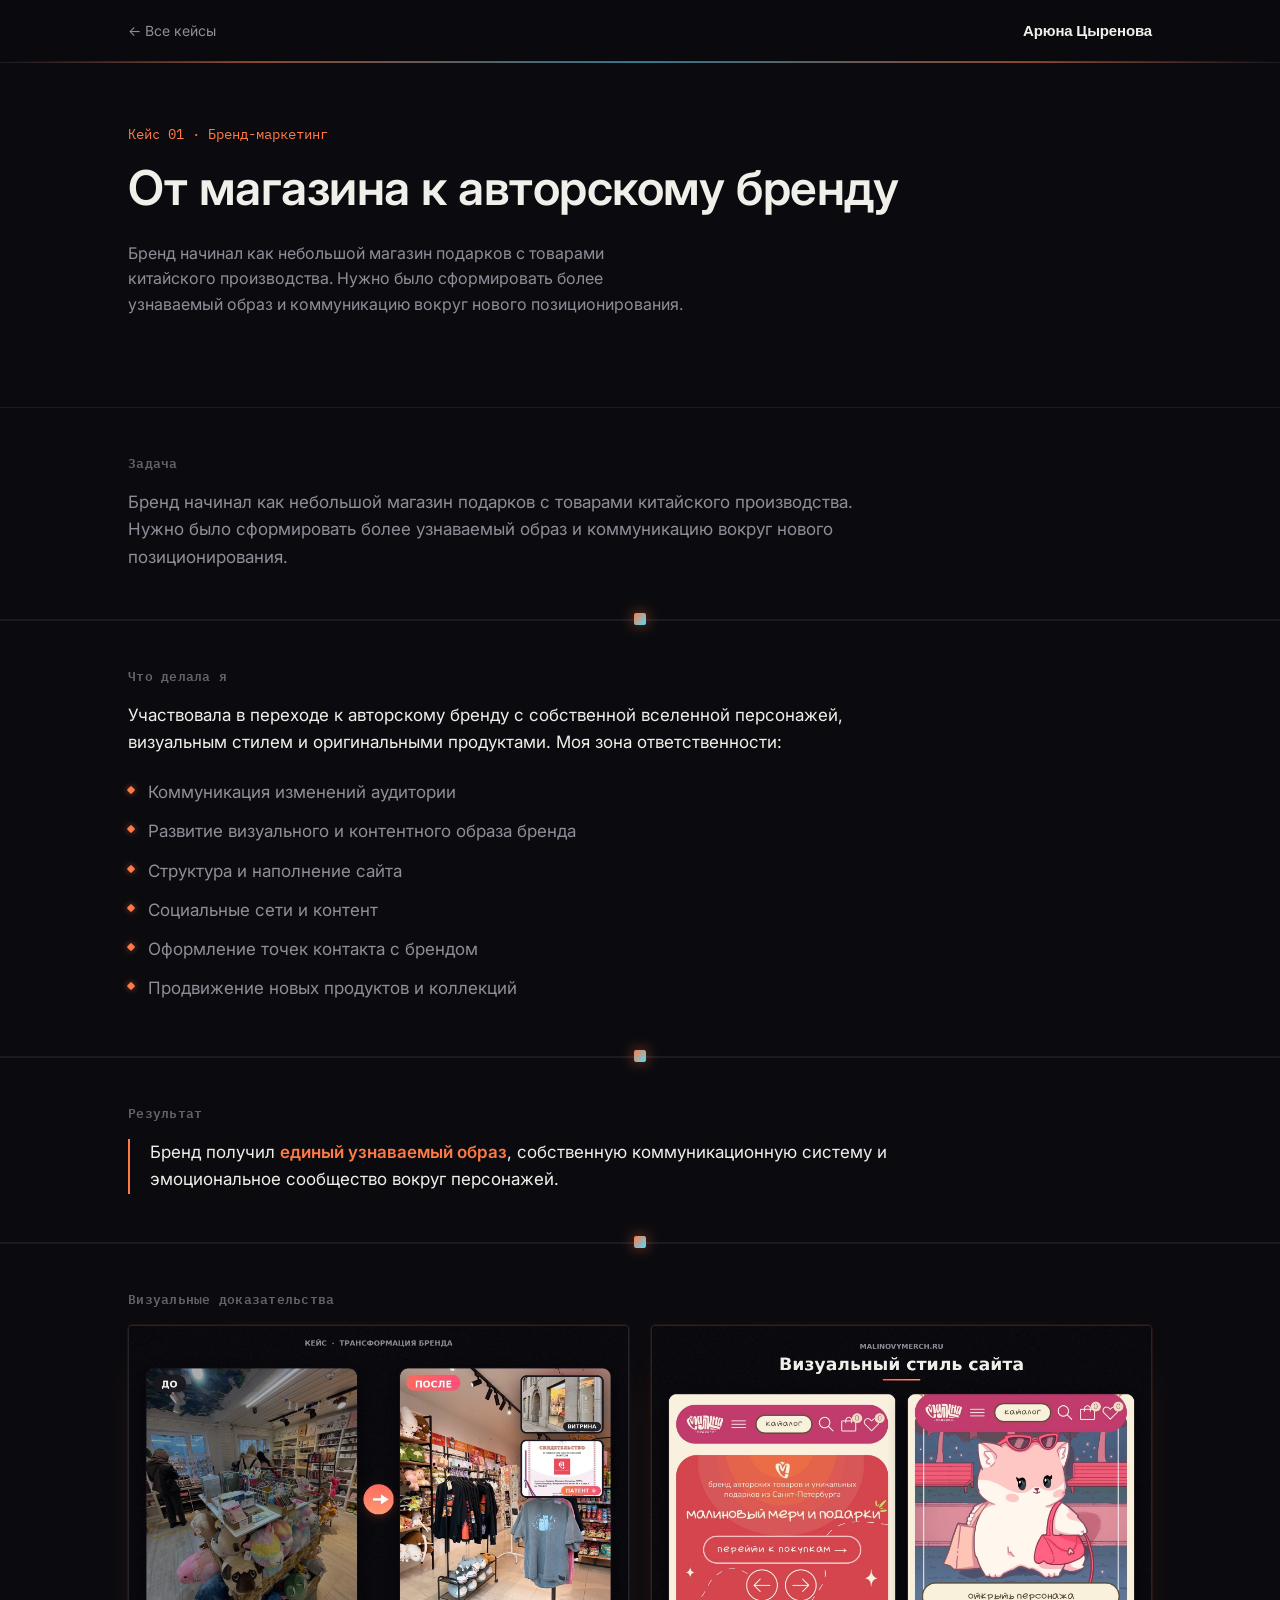
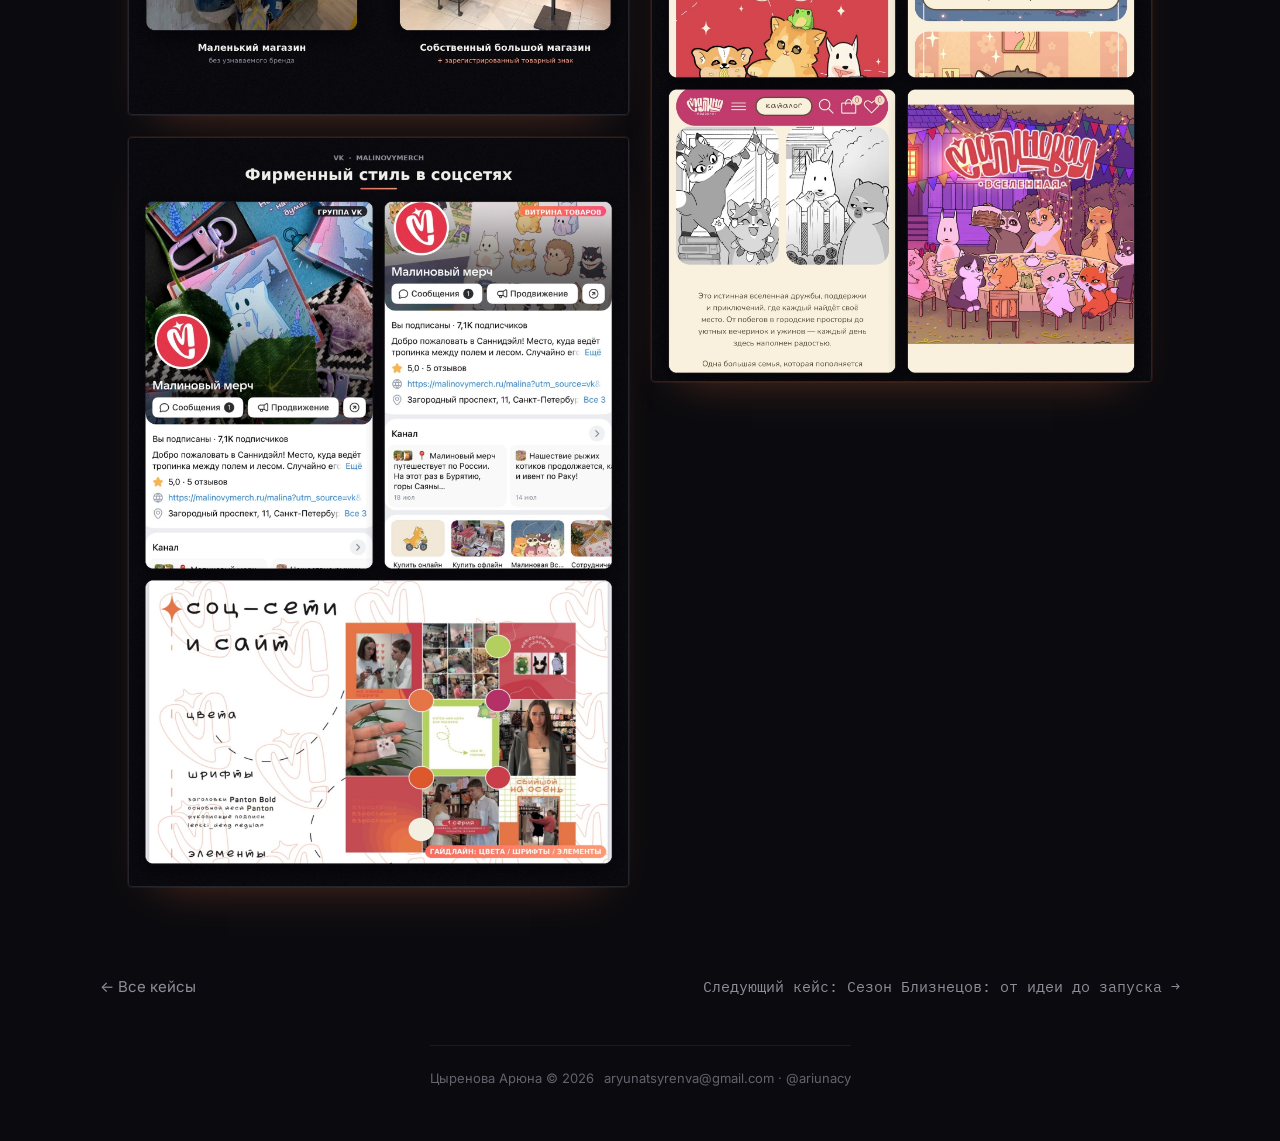
<file: case-01.html>
<!DOCTYPE html>
<html lang="ru">
<head>
<meta charset="UTF-8">
<meta name="viewport" content="width=device-width, initial-scale=1">
<title>От магазина к авторскому бренду — Арюна Цыренова</title>
<meta name="description" content="Бренд начинал как небольшой магазин подарков с товарами китайского производства. Нужно было сформировать более узнаваемый образ и коммуникацию вокруг нового позиционирования.">
<link rel="preconnect" href="https://fonts.googleapis.com">
<link href="https://fonts.googleapis.com/css2?family=Space+Grotesk:wght@500;600;700&family=Inter:wght@400;500;600&family=IBM+Plex+Mono:wght@400;500&display=swap" rel="stylesheet">
<link rel="stylesheet" href="styles.css">
</head>
<body>

<nav class="nav">
  <div class="wrap">
    <a href="index.html#cases" class="nav-back">← Все кейсы</a>
    <a href="index.html" class="nav-name">Арюна Цыренова</a>
  </div>
</nav>

<header class="case-hero">
  <div class="wrap">
    <div class="case-niche mono">Кейс 01 · Бренд-маркетинг</div>
    <h1>От магазина к авторскому бренду</h1>
    <p class="hero-lede" style="margin-top:16px;">Бренд начинал как небольшой магазин подарков с товарами китайского производства. Нужно было сформировать более узнаваемый образ и коммуникацию вокруг нового позиционирования.</p>
  </div>
</header>

<section class="case-block">
  <div class="wrap">
    <h2>Задача</h2>
    <div class="case-block-body muted prose">Бренд начинал как небольшой магазин подарков с товарами китайского производства. Нужно было сформировать более узнаваемый образ и коммуникацию вокруг нового позиционирования.</div>
  </div>
</section>

<div class="flow-divider" aria-hidden="true"><span class="flow-shape"></span></div>

<section class="case-block">
  <div class="wrap">
    <h2>Что делала я</h2>
    <div class="case-block-body prose">
      <p>Участвовала в переходе к авторскому бренду с собственной вселенной персонажей, визуальным стилем и оригинальными продуктами. Моя зона ответственности:</p>
      <ul>
        <li>Коммуникация изменений аудитории</li>
        <li>Развитие визуального и контентного образа бренда</li>
        <li>Структура и наполнение сайта</li>
        <li>Социальные сети и контент</li>
        <li>Оформление точек контакта с брендом</li>
        <li>Продвижение новых продуктов и коллекций</li>
      </ul>
    </div>
  </div>
</section>

<div class="flow-divider" aria-hidden="true"><span class="flow-shape"></span></div>

<section class="case-block">
  <div class="wrap">
    <h2>Результат</h2>
    <div class="case-block-body case-result prose">Бренд получил <strong>единый узнаваемый образ</strong>, собственную коммуникационную систему и эмоциональное сообщество вокруг персонажей.</div>
  </div>
</section>

<div class="flow-divider" aria-hidden="true"><span class="flow-shape"></span></div>

<section class="case-block">
  <div class="wrap">
    <h2>Визуальные доказательства</h2>
    <div class="gallery">
      <div class="shot"><img src="images/case-01-1.jpg" alt="До / после визуальной коммуникации бренда"></div>
      <div class="shot"><img src="images/case-01-2.jpg" alt="Пример социальных сетей после обновления"></div>
      <div class="shot"><img src="images/case-01-3.jpg" alt="Сайт / фирменные элементы / визуал магазина"></div>
    </div>
  </div>
</section>

<div class="wrap case-nav-footer">
  <a href="index.html#cases" class="nav-back">← Все кейсы</a>
  <a href="case-02.html" class="next-case mono">Следующий кейс: Сезон Близнецов: от идеи до запуска →</a>
</div>

<footer class="footer">
  <div class="wrap footer" style="border-top:1px solid var(--line-soft); padding-top:22px;">
    <span>Цыренова Арюна © 2026</span>
    <span><a href="mailto:aryunatsyrenva@gmail.com">aryunatsyrenva@gmail.com</a> · <a href="https://t.me/ariunacy" target="_blank" rel="noopener">@ariunacy</a></span>
  </div>
</footer>

</body>
</html>
</file>
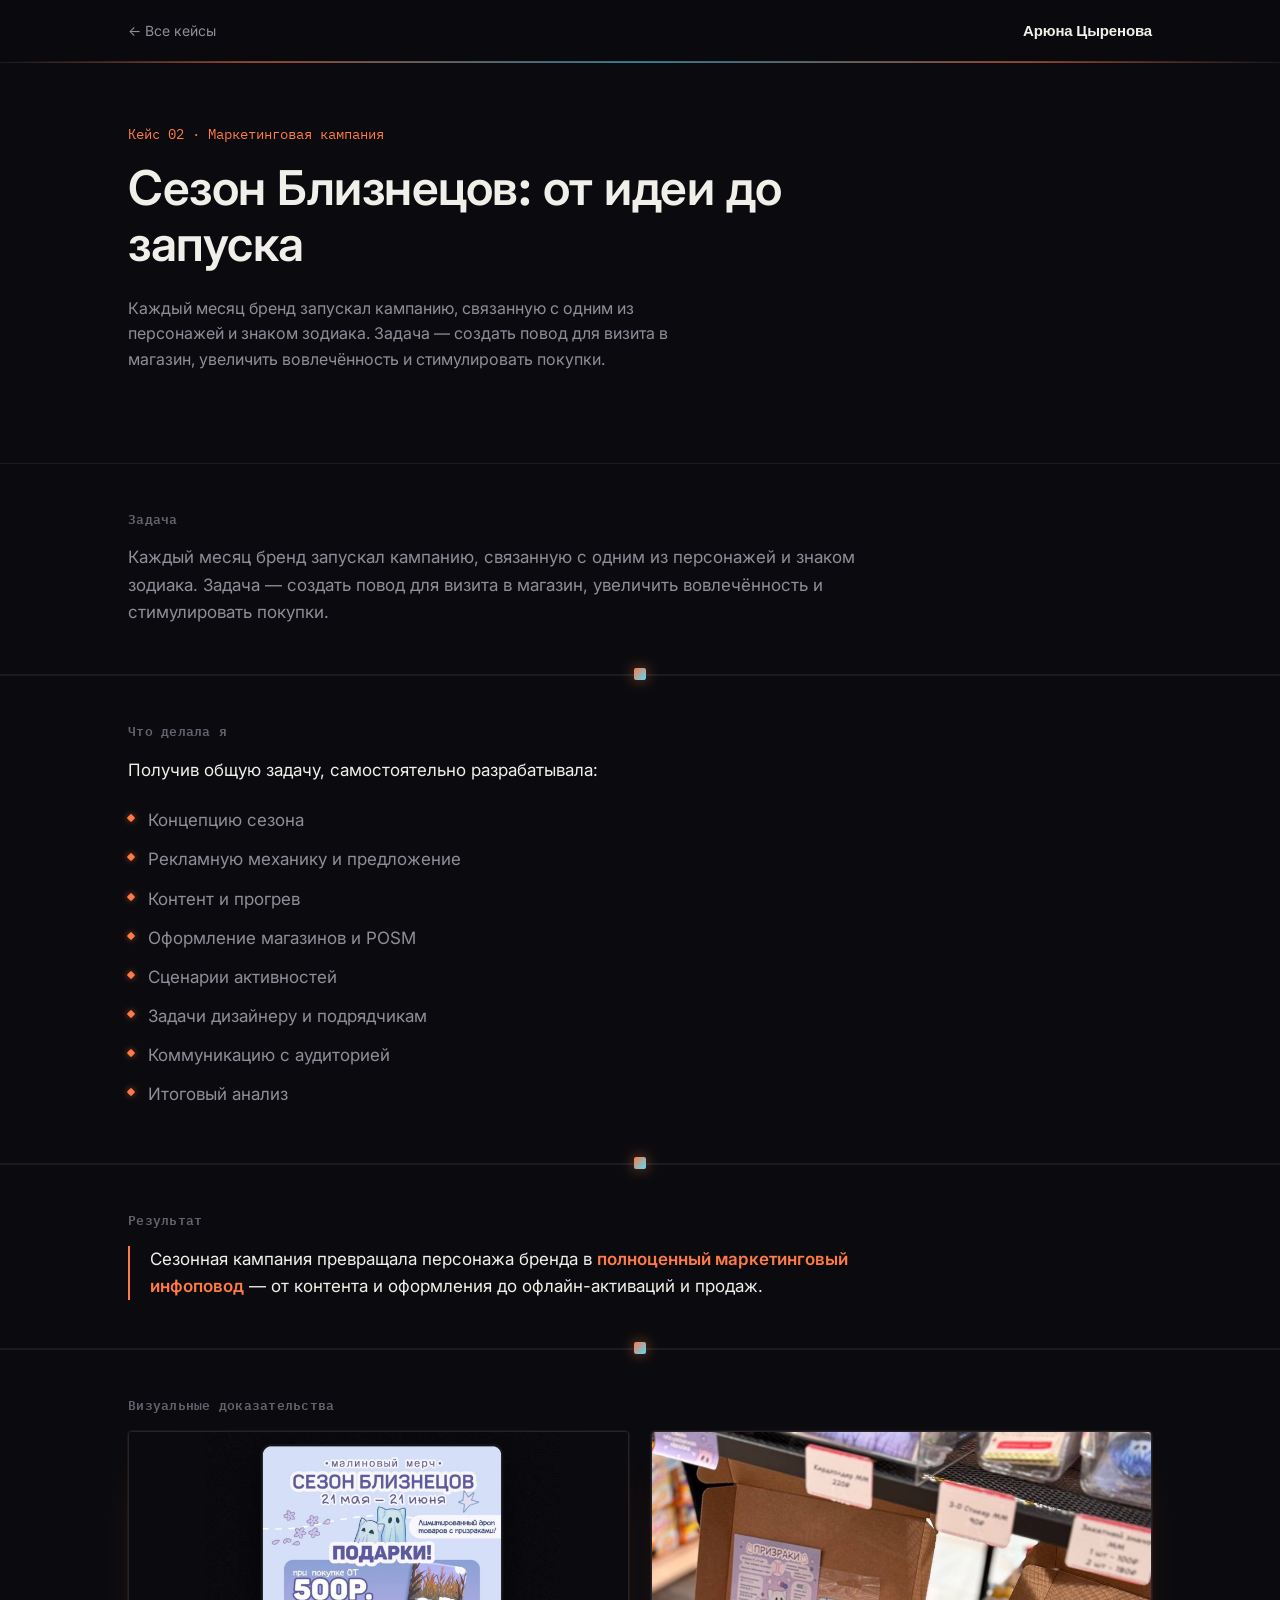
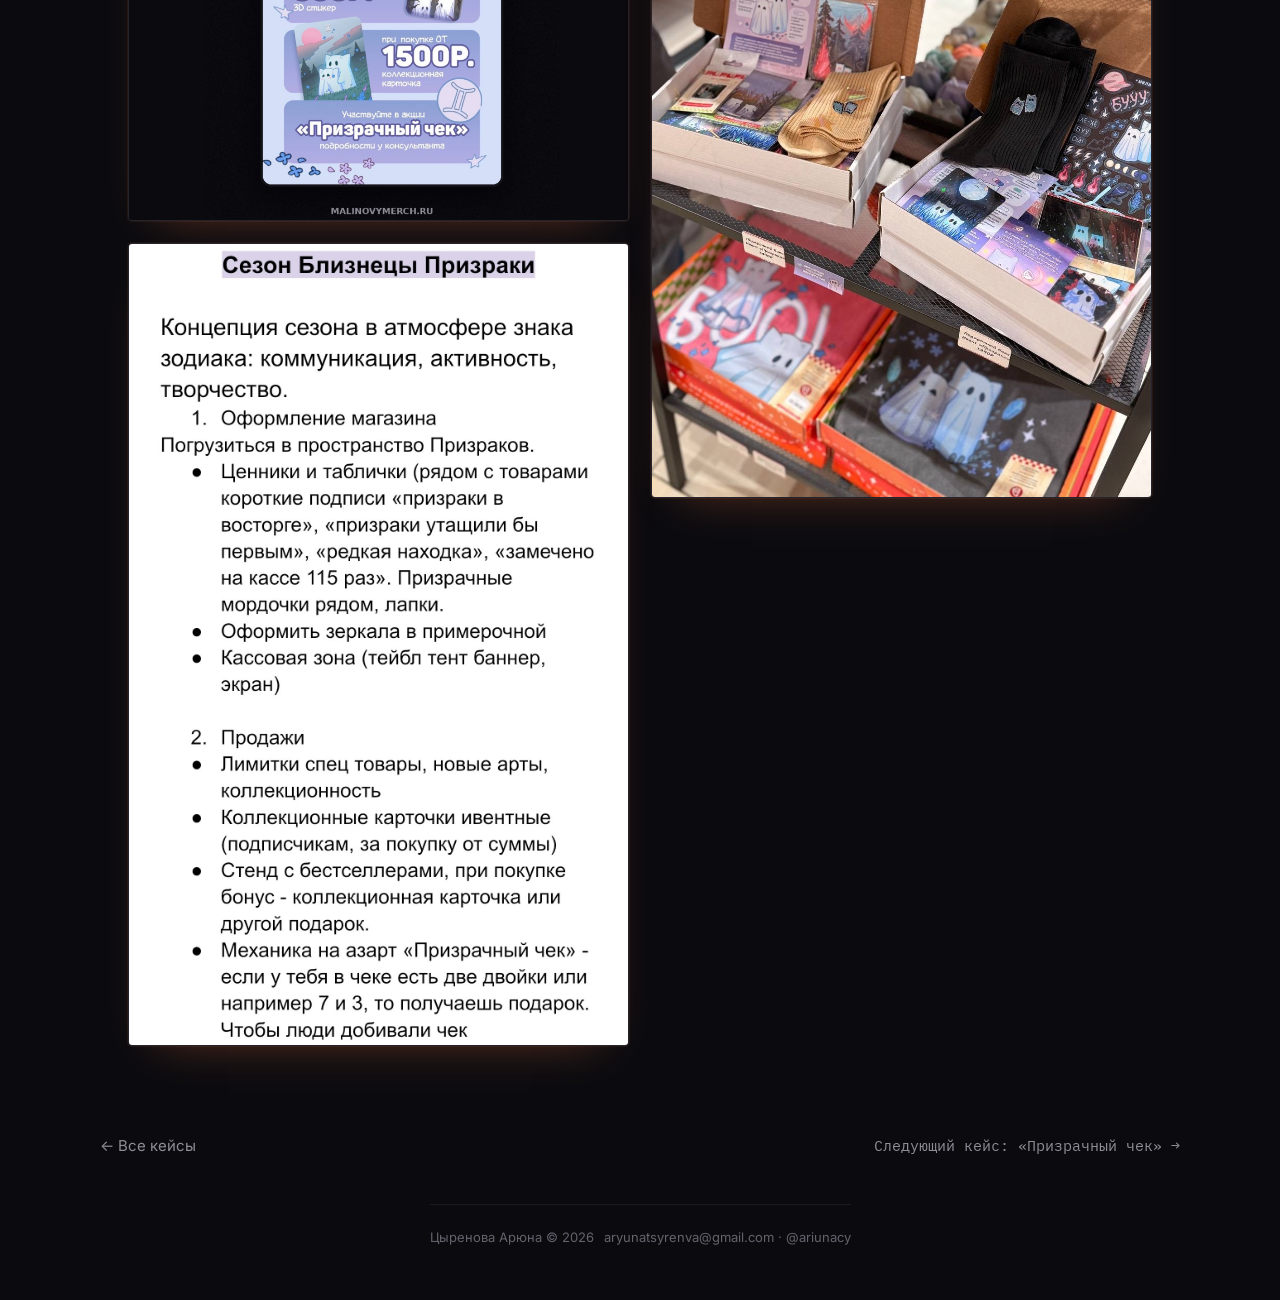
<file: case-02.html>
<!DOCTYPE html>
<html lang="ru">
<head>
<meta charset="UTF-8">
<meta name="viewport" content="width=device-width, initial-scale=1">
<title>Сезон Близнецов: от идеи до запуска — Арюна Цыренова</title>
<meta name="description" content="Каждый месяц бренд запускал кампанию, связанную с одним из персонажей и знаком зодиака. Задача — создать повод для визита в магазин, увеличить вовлечённость и стимулировать покупки.">
<link rel="preconnect" href="https://fonts.googleapis.com">
<link href="https://fonts.googleapis.com/css2?family=Space+Grotesk:wght@500;600;700&family=Inter:wght@400;500;600&family=IBM+Plex+Mono:wght@400;500&display=swap" rel="stylesheet">
<link rel="stylesheet" href="styles.css">
</head>
<body>

<nav class="nav">
  <div class="wrap">
    <a href="index.html#cases" class="nav-back">← Все кейсы</a>
    <a href="index.html" class="nav-name">Арюна Цыренова</a>
  </div>
</nav>

<header class="case-hero">
  <div class="wrap">
    <div class="case-niche mono">Кейс 02 · Маркетинговая кампания</div>
    <h1>Сезон Близнецов: от идеи до запуска</h1>
    <p class="hero-lede" style="margin-top:16px;">Каждый месяц бренд запускал кампанию, связанную с одним из персонажей и знаком зодиака. Задача — создать повод для визита в магазин, увеличить вовлечённость и стимулировать покупки.</p>
  </div>
</header>

<section class="case-block">
  <div class="wrap">
    <h2>Задача</h2>
    <div class="case-block-body muted prose">Каждый месяц бренд запускал кампанию, связанную с одним из персонажей и знаком зодиака. Задача — создать повод для визита в магазин, увеличить вовлечённость и стимулировать покупки.</div>
  </div>
</section>

<div class="flow-divider" aria-hidden="true"><span class="flow-shape"></span></div>

<section class="case-block">
  <div class="wrap">
    <h2>Что делала я</h2>
    <div class="case-block-body prose">
      <p>Получив общую задачу, самостоятельно разрабатывала:</p>
      <ul>
        <li>Концепцию сезона</li>
        <li>Рекламную механику и предложение</li>
        <li>Контент и прогрев</li>
        <li>Оформление магазинов и POSM</li>
        <li>Сценарии активностей</li>
        <li>Задачи дизайнеру и подрядчикам</li>
        <li>Коммуникацию с аудиторией</li>
        <li>Итоговый анализ</li>
      </ul>
    </div>
  </div>
</section>

<div class="flow-divider" aria-hidden="true"><span class="flow-shape"></span></div>

<section class="case-block">
  <div class="wrap">
    <h2>Результат</h2>
    <div class="case-block-body case-result prose">Сезонная кампания превращала персонажа бренда в <strong>полноценный маркетинговый инфоповод</strong> — от контента и оформления до офлайн-активаций и продаж.</div>
  </div>
</section>

<div class="flow-divider" aria-hidden="true"><span class="flow-shape"></span></div>

<section class="case-block">
  <div class="wrap">
    <h2>Визуальные доказательства</h2>
    <div class="gallery">
      <div class="shot"><img src="images/case-02-1.jpg" alt="Главный баннер / оформление сезона"></div>
      <div class="shot"><img src="images/case-02-2.jpg" alt="Примеры контента и прогрева"></div>
      <div class="shot"><img src="images/case-02-3.jpg" alt="Оформление магазина / промо-механика"></div>
    </div>
  </div>
</section>

<div class="wrap case-nav-footer">
  <a href="index.html#cases" class="nav-back">← Все кейсы</a>
  <a href="case-03.html" class="next-case mono">Следующий кейс: «Призрачный чек» →</a>
</div>

<footer class="footer">
  <div class="wrap footer" style="border-top:1px solid var(--line-soft); padding-top:22px;">
    <span>Цыренова Арюна © 2026</span>
    <span><a href="mailto:aryunatsyrenva@gmail.com">aryunatsyrenva@gmail.com</a> · <a href="https://t.me/ariunacy" target="_blank" rel="noopener">@ariunacy</a></span>
  </div>
</footer>

</body>
</html>
</file>
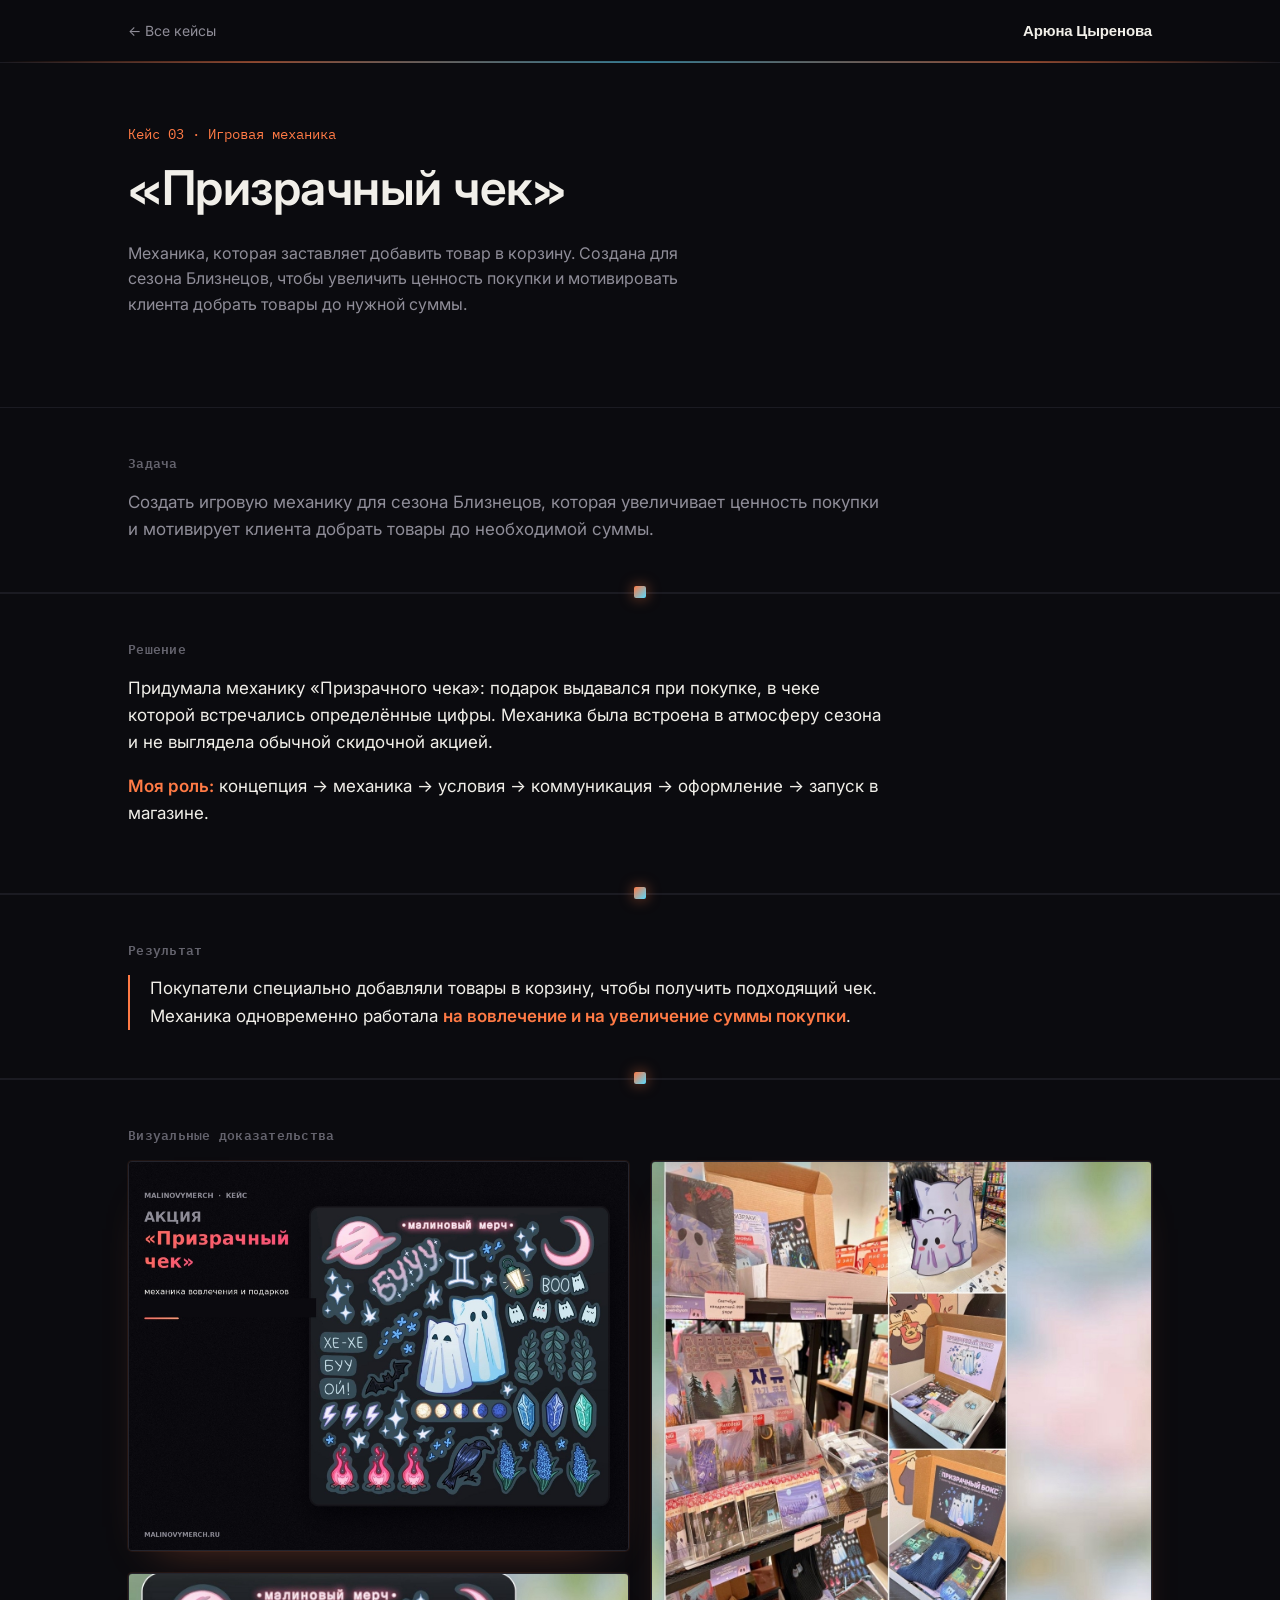
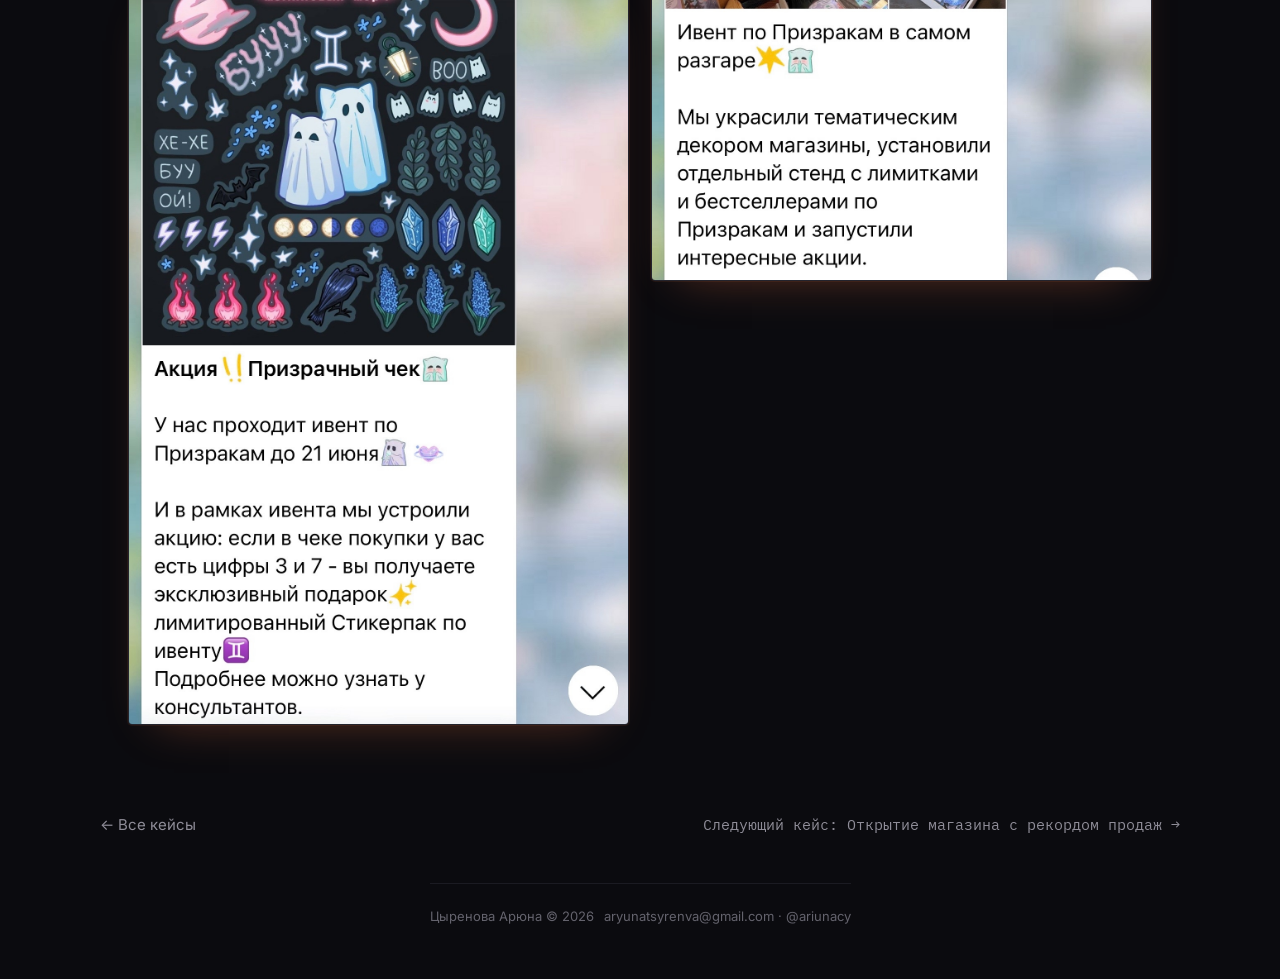
<file: case-03.html>
<!DOCTYPE html>
<html lang="ru">
<head>
<meta charset="UTF-8">
<meta name="viewport" content="width=device-width, initial-scale=1">
<title>«Призрачный чек» — Арюна Цыренова</title>
<meta name="description" content="Механика, которая заставляет добавить товар в корзину. Создана для сезона Близнецов, чтобы увеличить ценность покупки и мотивировать клиента добрать товары до нужной суммы.">
<link rel="preconnect" href="https://fonts.googleapis.com">
<link href="https://fonts.googleapis.com/css2?family=Space+Grotesk:wght@500;600;700&family=Inter:wght@400;500;600&family=IBM+Plex+Mono:wght@400;500&display=swap" rel="stylesheet">
<link rel="stylesheet" href="styles.css">
</head>
<body>

<nav class="nav">
  <div class="wrap">
    <a href="index.html#cases" class="nav-back">← Все кейсы</a>
    <a href="index.html" class="nav-name">Арюна Цыренова</a>
  </div>
</nav>

<header class="case-hero">
  <div class="wrap">
    <div class="case-niche mono">Кейс 03 · Игровая механика</div>
    <h1>«Призрачный чек»</h1>
    <p class="hero-lede" style="margin-top:16px;">Механика, которая заставляет добавить товар в корзину. Создана для сезона Близнецов, чтобы увеличить ценность покупки и мотивировать клиента добрать товары до нужной суммы.</p>
  </div>
</header>

<section class="case-block">
  <div class="wrap">
    <h2>Задача</h2>
    <div class="case-block-body muted prose">Создать игровую механику для сезона Близнецов, которая увеличивает ценность покупки и мотивирует клиента добрать товары до необходимой суммы.</div>
  </div>
</section>

<div class="flow-divider" aria-hidden="true"><span class="flow-shape"></span></div>

<section class="case-block">
  <div class="wrap">
    <h2>Решение</h2>
    <div class="case-block-body prose">
      <p>Придумала механику «Призрачного чека»: подарок выдавался при покупке, в чеке которой встречались определённые цифры. Механика была встроена в атмосферу сезона и не выглядела обычной скидочной акцией.</p><p><strong>Моя роль:</strong> концепция → механика → условия → коммуникация → оформление → запуск в магазине.</p>
      
    </div>
  </div>
</section>

<div class="flow-divider" aria-hidden="true"><span class="flow-shape"></span></div>

<section class="case-block">
  <div class="wrap">
    <h2>Результат</h2>
    <div class="case-block-body case-result prose">Покупатели специально добавляли товары в корзину, чтобы получить подходящий чек. Механика одновременно работала <strong>на вовлечение и на увеличение суммы покупки</strong>.</div>
  </div>
</section>

<div class="flow-divider" aria-hidden="true"><span class="flow-shape"></span></div>

<section class="case-block">
  <div class="wrap">
    <h2>Визуальные доказательства</h2>
    <div class="gallery">
      <div class="shot"><img src="images/case-03-1.jpg" alt="Главный баннер / объявление механики"></div>
      <div class="shot"><img src="images/case-03-2.jpg" alt="Пример «Призрачного чека» или POSM"></div>
      <div class="shot"><img src="images/case-03-3.jpg" alt="Фото механики в магазине / подарка"></div>
    </div>
  </div>
</section>

<div class="wrap case-nav-footer">
  <a href="index.html#cases" class="nav-back">← Все кейсы</a>
  <a href="case-04.html" class="next-case mono">Следующий кейс: Открытие магазина с рекордом продаж →</a>
</div>

<footer class="footer">
  <div class="wrap footer" style="border-top:1px solid var(--line-soft); padding-top:22px;">
    <span>Цыренова Арюна © 2026</span>
    <span><a href="mailto:aryunatsyrenva@gmail.com">aryunatsyrenva@gmail.com</a> · <a href="https://t.me/ariunacy" target="_blank" rel="noopener">@ariunacy</a></span>
  </div>
</footer>

</body>
</html>
</file>
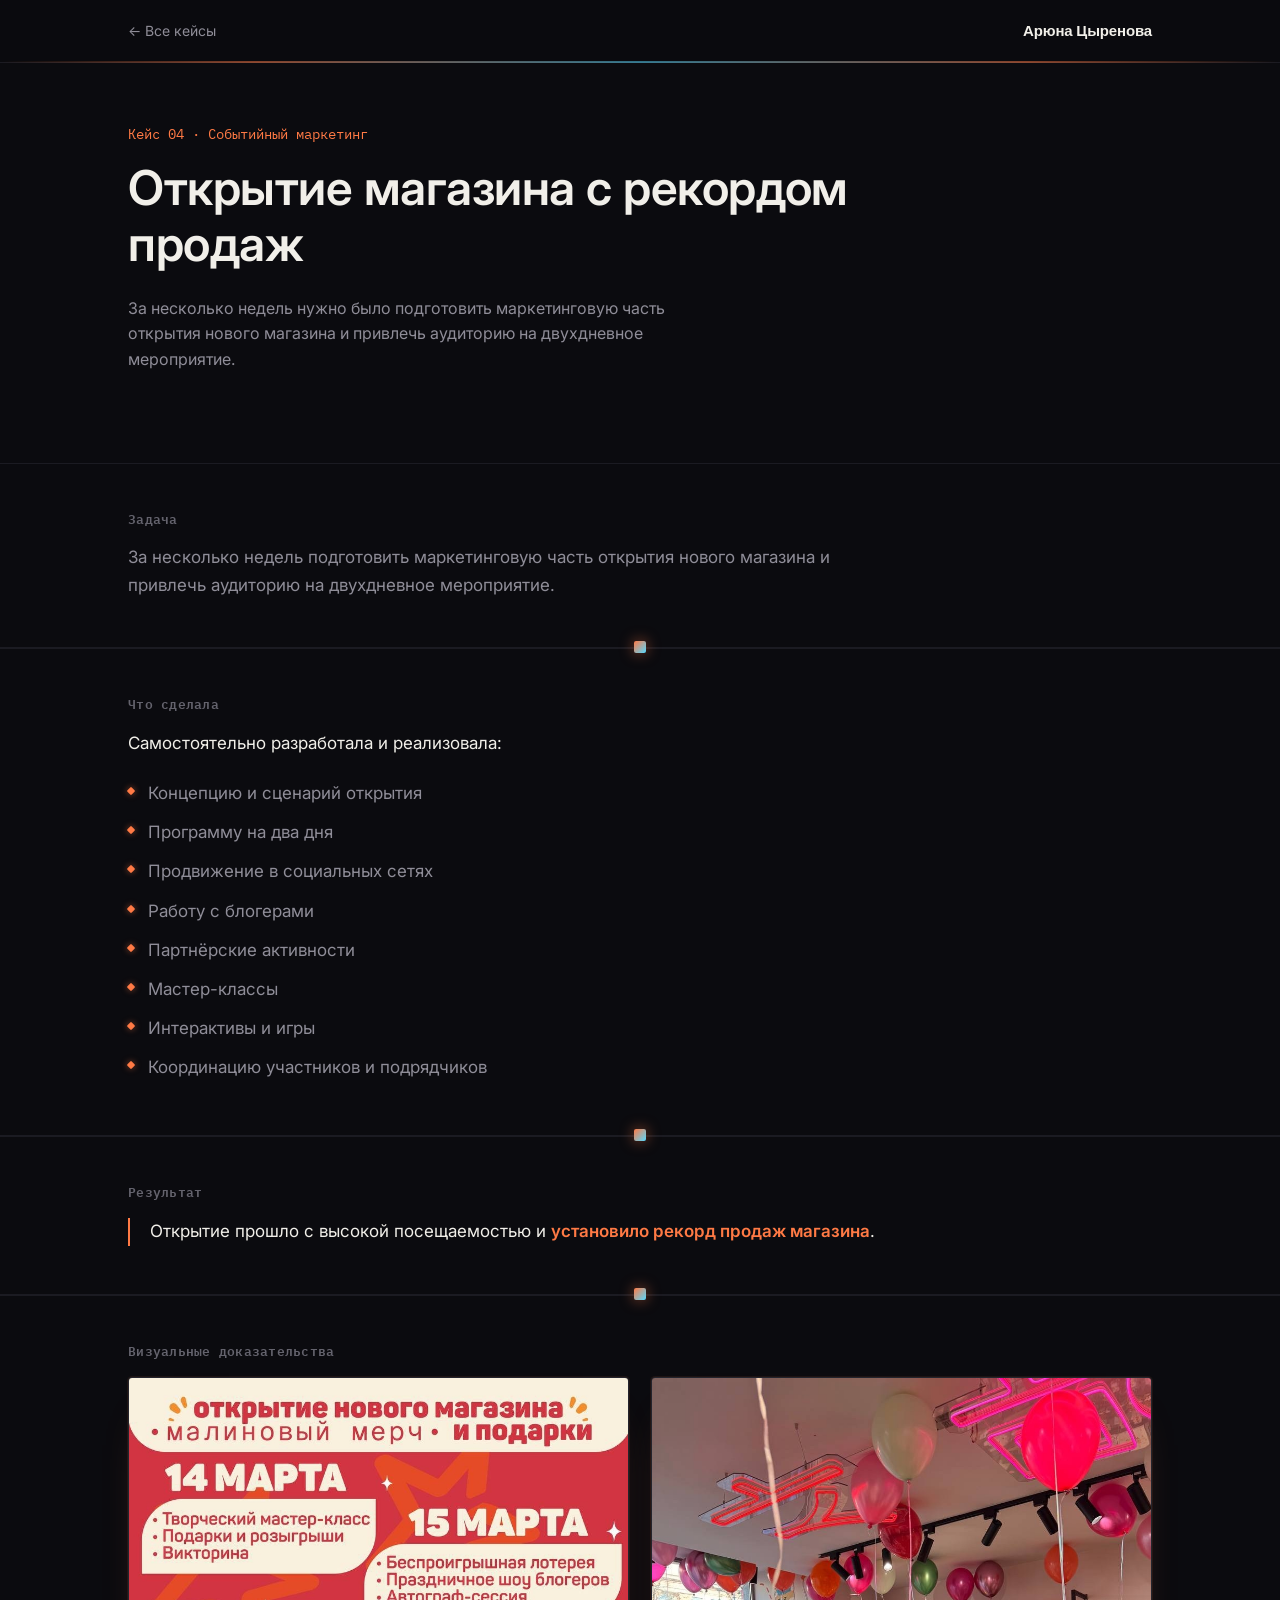
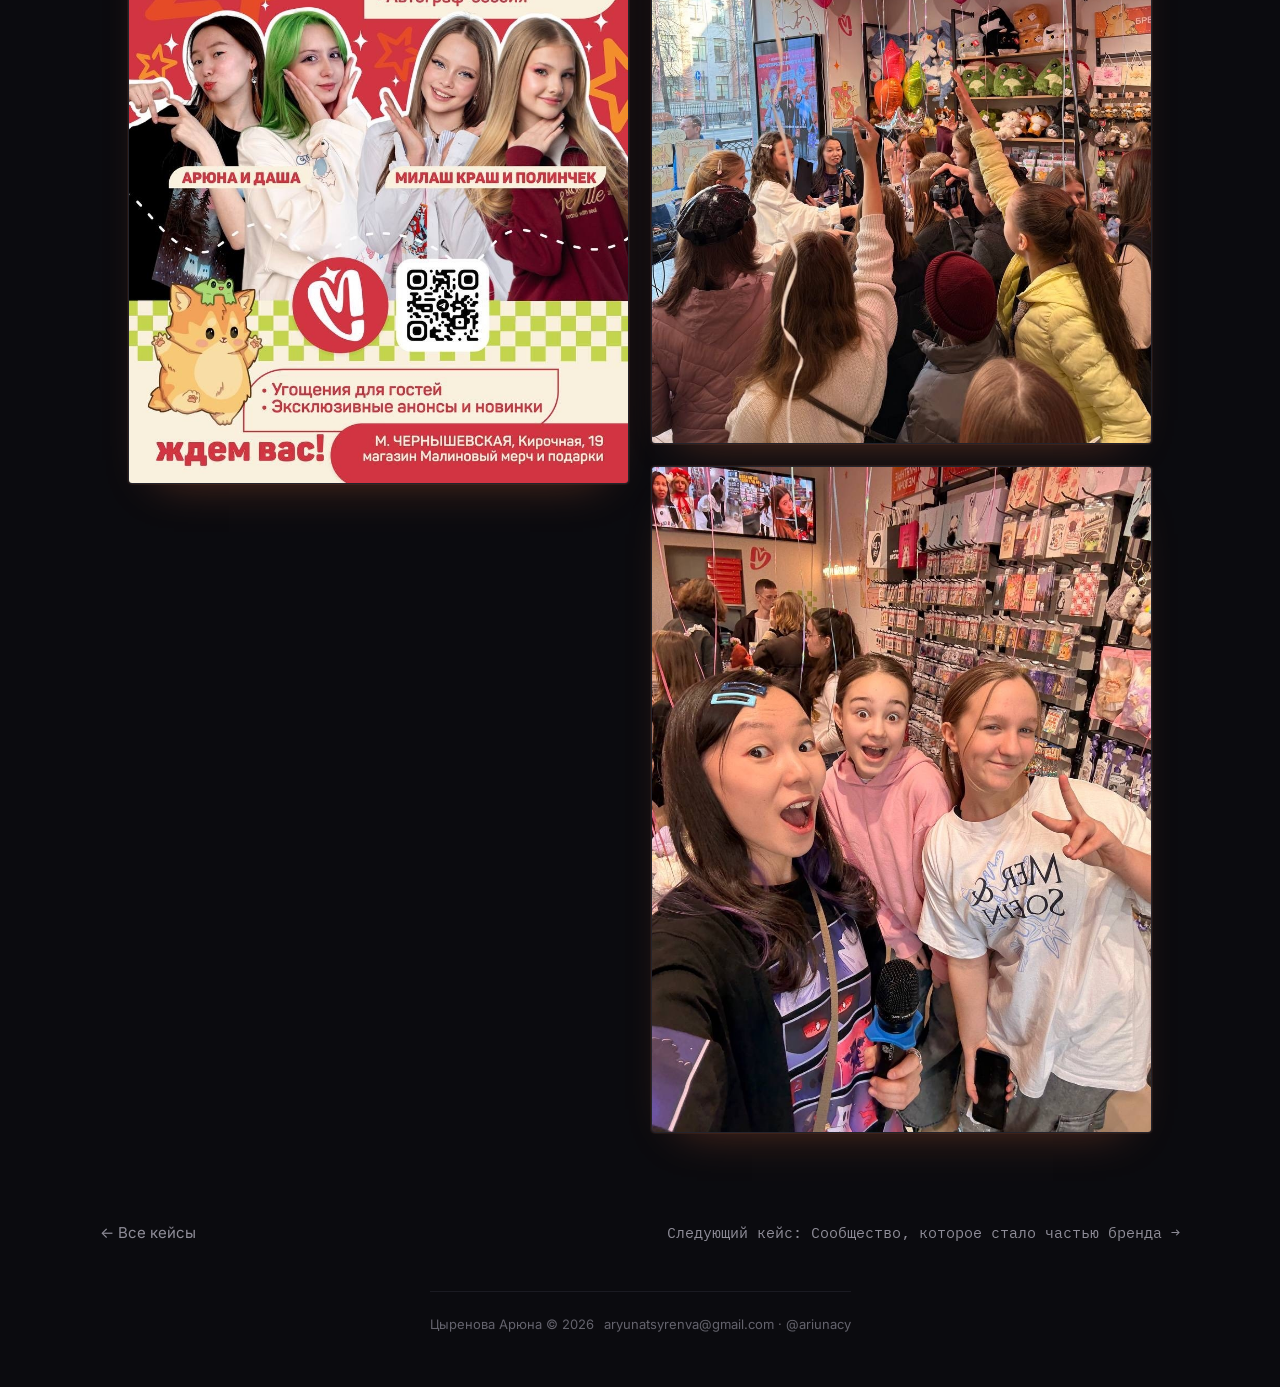
<file: case-04.html>
<!DOCTYPE html>
<html lang="ru">
<head>
<meta charset="UTF-8">
<meta name="viewport" content="width=device-width, initial-scale=1">
<title>Открытие магазина с рекордом продаж — Арюна Цыренова</title>
<meta name="description" content="За несколько недель нужно было подготовить маркетинговую часть открытия нового магазина и привлечь аудиторию на двухдневное мероприятие.">
<link rel="preconnect" href="https://fonts.googleapis.com">
<link href="https://fonts.googleapis.com/css2?family=Space+Grotesk:wght@500;600;700&family=Inter:wght@400;500;600&family=IBM+Plex+Mono:wght@400;500&display=swap" rel="stylesheet">
<link rel="stylesheet" href="styles.css">
</head>
<body>

<nav class="nav">
  <div class="wrap">
    <a href="index.html#cases" class="nav-back">← Все кейсы</a>
    <a href="index.html" class="nav-name">Арюна Цыренова</a>
  </div>
</nav>

<header class="case-hero">
  <div class="wrap">
    <div class="case-niche mono">Кейс 04 · Событийный маркетинг</div>
    <h1>Открытие магазина с рекордом продаж</h1>
    <p class="hero-lede" style="margin-top:16px;">За несколько недель нужно было подготовить маркетинговую часть открытия нового магазина и привлечь аудиторию на двухдневное мероприятие.</p>
  </div>
</header>

<section class="case-block">
  <div class="wrap">
    <h2>Задача</h2>
    <div class="case-block-body muted prose">За несколько недель подготовить маркетинговую часть открытия нового магазина и привлечь аудиторию на двухдневное мероприятие.</div>
  </div>
</section>

<div class="flow-divider" aria-hidden="true"><span class="flow-shape"></span></div>

<section class="case-block">
  <div class="wrap">
    <h2>Что сделала</h2>
    <div class="case-block-body prose">
      <p>Самостоятельно разработала и реализовала:</p>
      <ul>
        <li>Концепцию и сценарий открытия</li>
        <li>Программу на два дня</li>
        <li>Продвижение в социальных сетях</li>
        <li>Работу с блогерами</li>
        <li>Партнёрские активности</li>
        <li>Мастер-классы</li>
        <li>Интерактивы и игры</li>
        <li>Координацию участников и подрядчиков</li>
      </ul>
    </div>
  </div>
</section>

<div class="flow-divider" aria-hidden="true"><span class="flow-shape"></span></div>

<section class="case-block">
  <div class="wrap">
    <h2>Результат</h2>
    <div class="case-block-body case-result prose">Открытие прошло с высокой посещаемостью и <strong>установило рекорд продаж магазина</strong>.</div>
  </div>
</section>

<div class="flow-divider" aria-hidden="true"><span class="flow-shape"></span></div>

<section class="case-block">
  <div class="wrap">
    <h2>Визуальные доказательства</h2>
    <div class="gallery">
      <div class="shot"><img src="images/case-04-1.jpg" alt="Афиша / анонс открытия"></div>
      <div class="shot"><img src="images/case-04-2.jpg" alt="Фото или видео с мероприятия"></div>
      <div class="shot"><img src="images/case-04-3.jpg" alt="Фото очереди / активности / магазина"></div>
    </div>
  </div>
</section>

<div class="wrap case-nav-footer">
  <a href="index.html#cases" class="nav-back">← Все кейсы</a>
  <a href="case-05.html" class="next-case mono">Следующий кейс: Сообщество, которое стало частью бренда →</a>
</div>

<footer class="footer">
  <div class="wrap footer" style="border-top:1px solid var(--line-soft); padding-top:22px;">
    <span>Цыренова Арюна © 2026</span>
    <span><a href="mailto:aryunatsyrenva@gmail.com">aryunatsyrenva@gmail.com</a> · <a href="https://t.me/ariunacy" target="_blank" rel="noopener">@ariunacy</a></span>
  </div>
</footer>

</body>
</html>
</file>
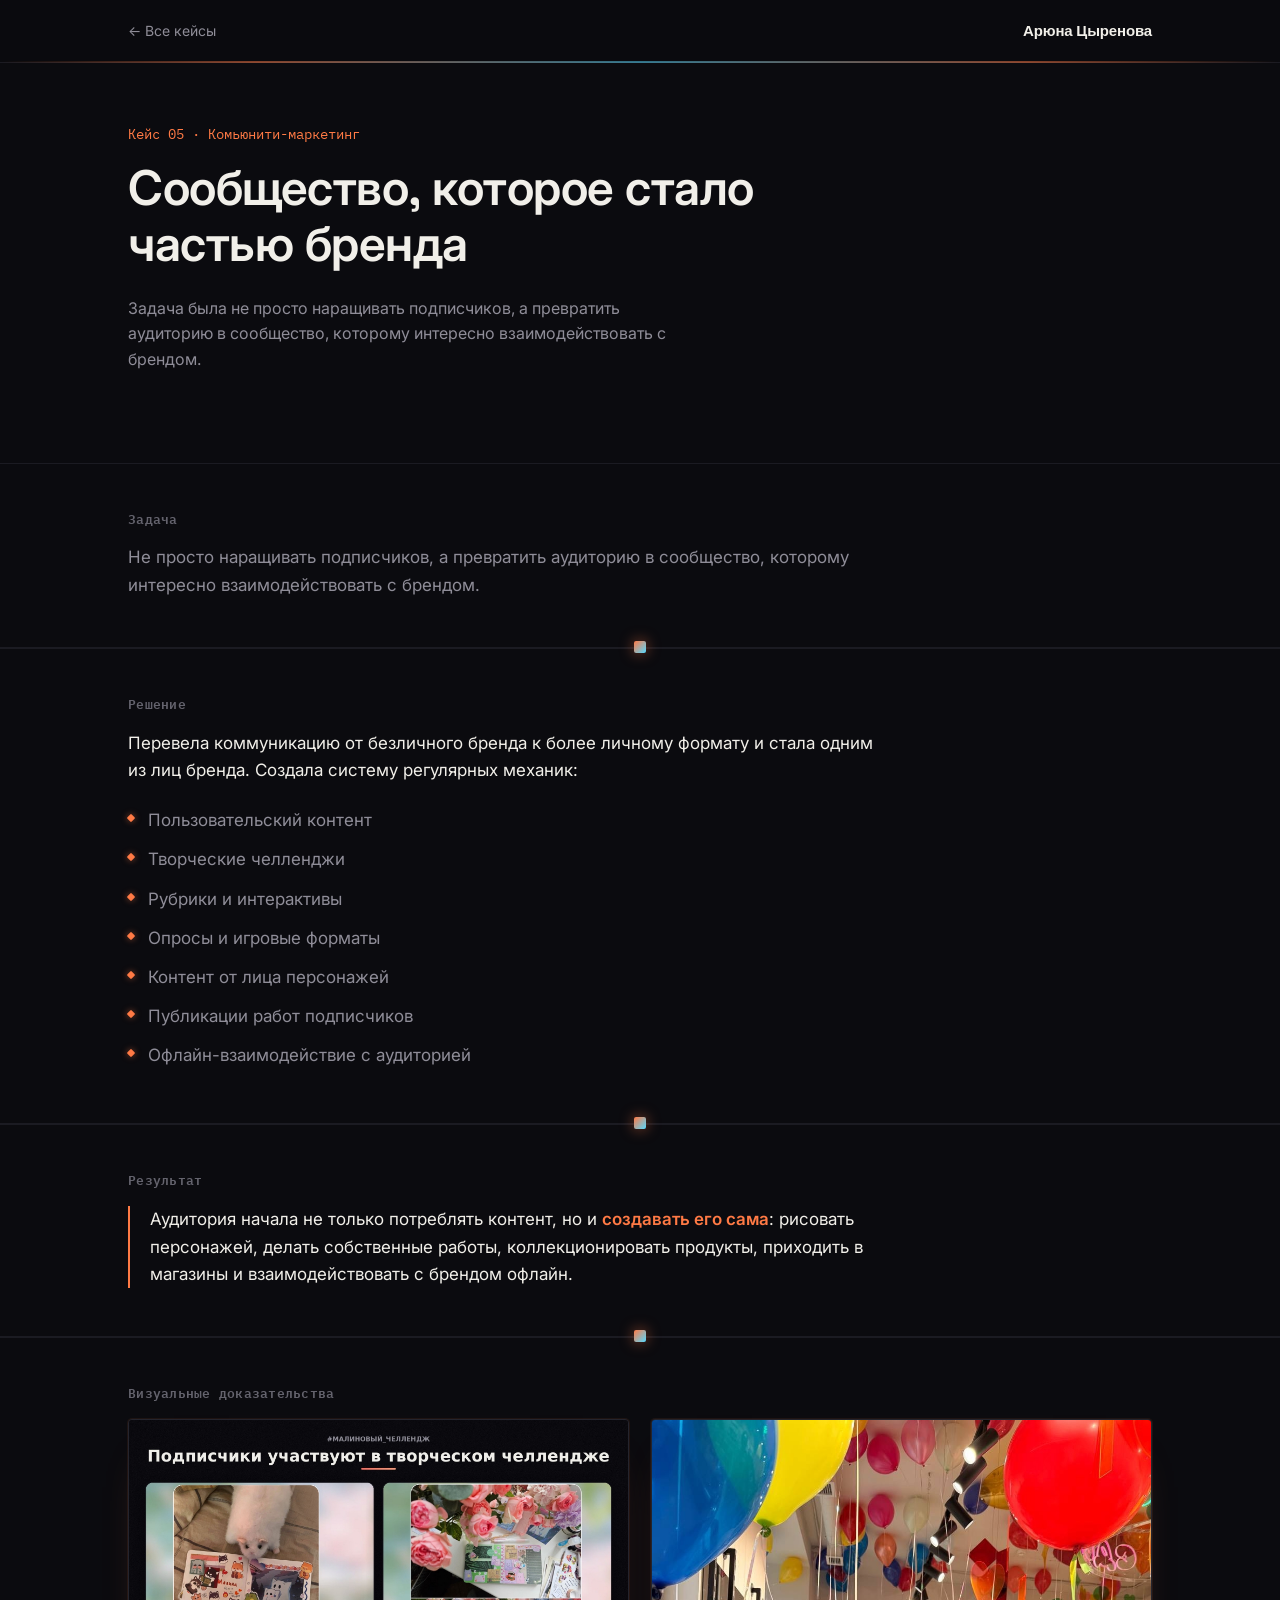
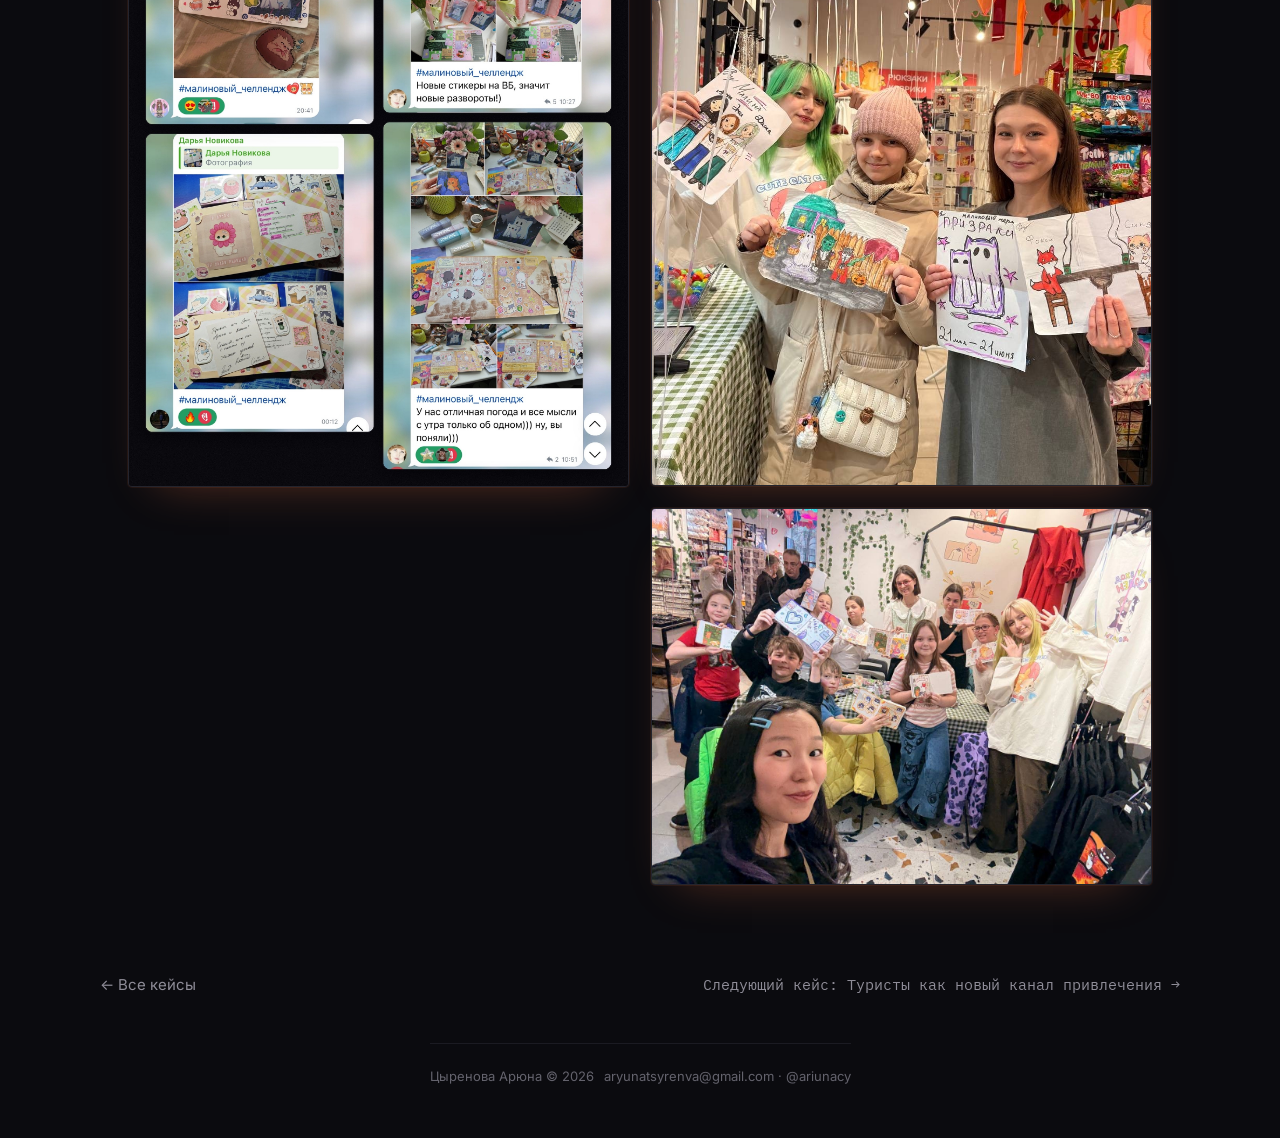
<file: case-05.html>
<!DOCTYPE html>
<html lang="ru">
<head>
<meta charset="UTF-8">
<meta name="viewport" content="width=device-width, initial-scale=1">
<title>Сообщество, которое стало частью бренда — Арюна Цыренова</title>
<meta name="description" content="Задача была не просто наращивать подписчиков, а превратить аудиторию в сообщество, которому интересно взаимодействовать с брендом.">
<link rel="preconnect" href="https://fonts.googleapis.com">
<link href="https://fonts.googleapis.com/css2?family=Space+Grotesk:wght@500;600;700&family=Inter:wght@400;500;600&family=IBM+Plex+Mono:wght@400;500&display=swap" rel="stylesheet">
<link rel="stylesheet" href="styles.css">
</head>
<body>

<nav class="nav">
  <div class="wrap">
    <a href="index.html#cases" class="nav-back">← Все кейсы</a>
    <a href="index.html" class="nav-name">Арюна Цыренова</a>
  </div>
</nav>

<header class="case-hero">
  <div class="wrap">
    <div class="case-niche mono">Кейс 05 · Комьюнити-маркетинг</div>
    <h1>Сообщество, которое стало частью бренда</h1>
    <p class="hero-lede" style="margin-top:16px;">Задача была не просто наращивать подписчиков, а превратить аудиторию в сообщество, которому интересно взаимодействовать с брендом.</p>
  </div>
</header>

<section class="case-block">
  <div class="wrap">
    <h2>Задача</h2>
    <div class="case-block-body muted prose">Не просто наращивать подписчиков, а превратить аудиторию в сообщество, которому интересно взаимодействовать с брендом.</div>
  </div>
</section>

<div class="flow-divider" aria-hidden="true"><span class="flow-shape"></span></div>

<section class="case-block">
  <div class="wrap">
    <h2>Решение</h2>
    <div class="case-block-body prose">
      <p>Перевела коммуникацию от безличного бренда к более личному формату и стала одним из лиц бренда. Создала систему регулярных механик:</p>
      <ul>
        <li>Пользовательский контент</li>
        <li>Творческие челленджи</li>
        <li>Рубрики и интерактивы</li>
        <li>Опросы и игровые форматы</li>
        <li>Контент от лица персонажей</li>
        <li>Публикации работ подписчиков</li>
        <li>Офлайн-взаимодействие с аудиторией</li>
      </ul>
    </div>
  </div>
</section>

<div class="flow-divider" aria-hidden="true"><span class="flow-shape"></span></div>

<section class="case-block">
  <div class="wrap">
    <h2>Результат</h2>
    <div class="case-block-body case-result prose">Аудитория начала не только потреблять контент, но и <strong>создавать его сама</strong>: рисовать персонажей, делать собственные работы, коллекционировать продукты, приходить в магазины и взаимодействовать с брендом офлайн.</div>
  </div>
</section>

<div class="flow-divider" aria-hidden="true"><span class="flow-shape"></span></div>

<section class="case-block">
  <div class="wrap">
    <h2>Визуальные доказательства</h2>
    <div class="gallery">
      <div class="shot"><img src="images/case-05-1.jpg" alt="Примеры UGC / рисунков подписчиков"></div>
      <div class="shot"><img src="images/case-05-2.jpg" alt="Скриншоты интерактивных рубрик и челленджей"></div>
      <div class="shot"><img src="images/case-05-3.jpg" alt="Примеры личной коммуникации с аудиторией"></div>
    </div>
  </div>
</section>

<div class="wrap case-nav-footer">
  <a href="index.html#cases" class="nav-back">← Все кейсы</a>
  <a href="case-06.html" class="next-case mono">Следующий кейс: Туристы как новый канал привлечения →</a>
</div>

<footer class="footer">
  <div class="wrap footer" style="border-top:1px solid var(--line-soft); padding-top:22px;">
    <span>Цыренова Арюна © 2026</span>
    <span><a href="mailto:aryunatsyrenva@gmail.com">aryunatsyrenva@gmail.com</a> · <a href="https://t.me/ariunacy" target="_blank" rel="noopener">@ariunacy</a></span>
  </div>
</footer>

</body>
</html>
</file>
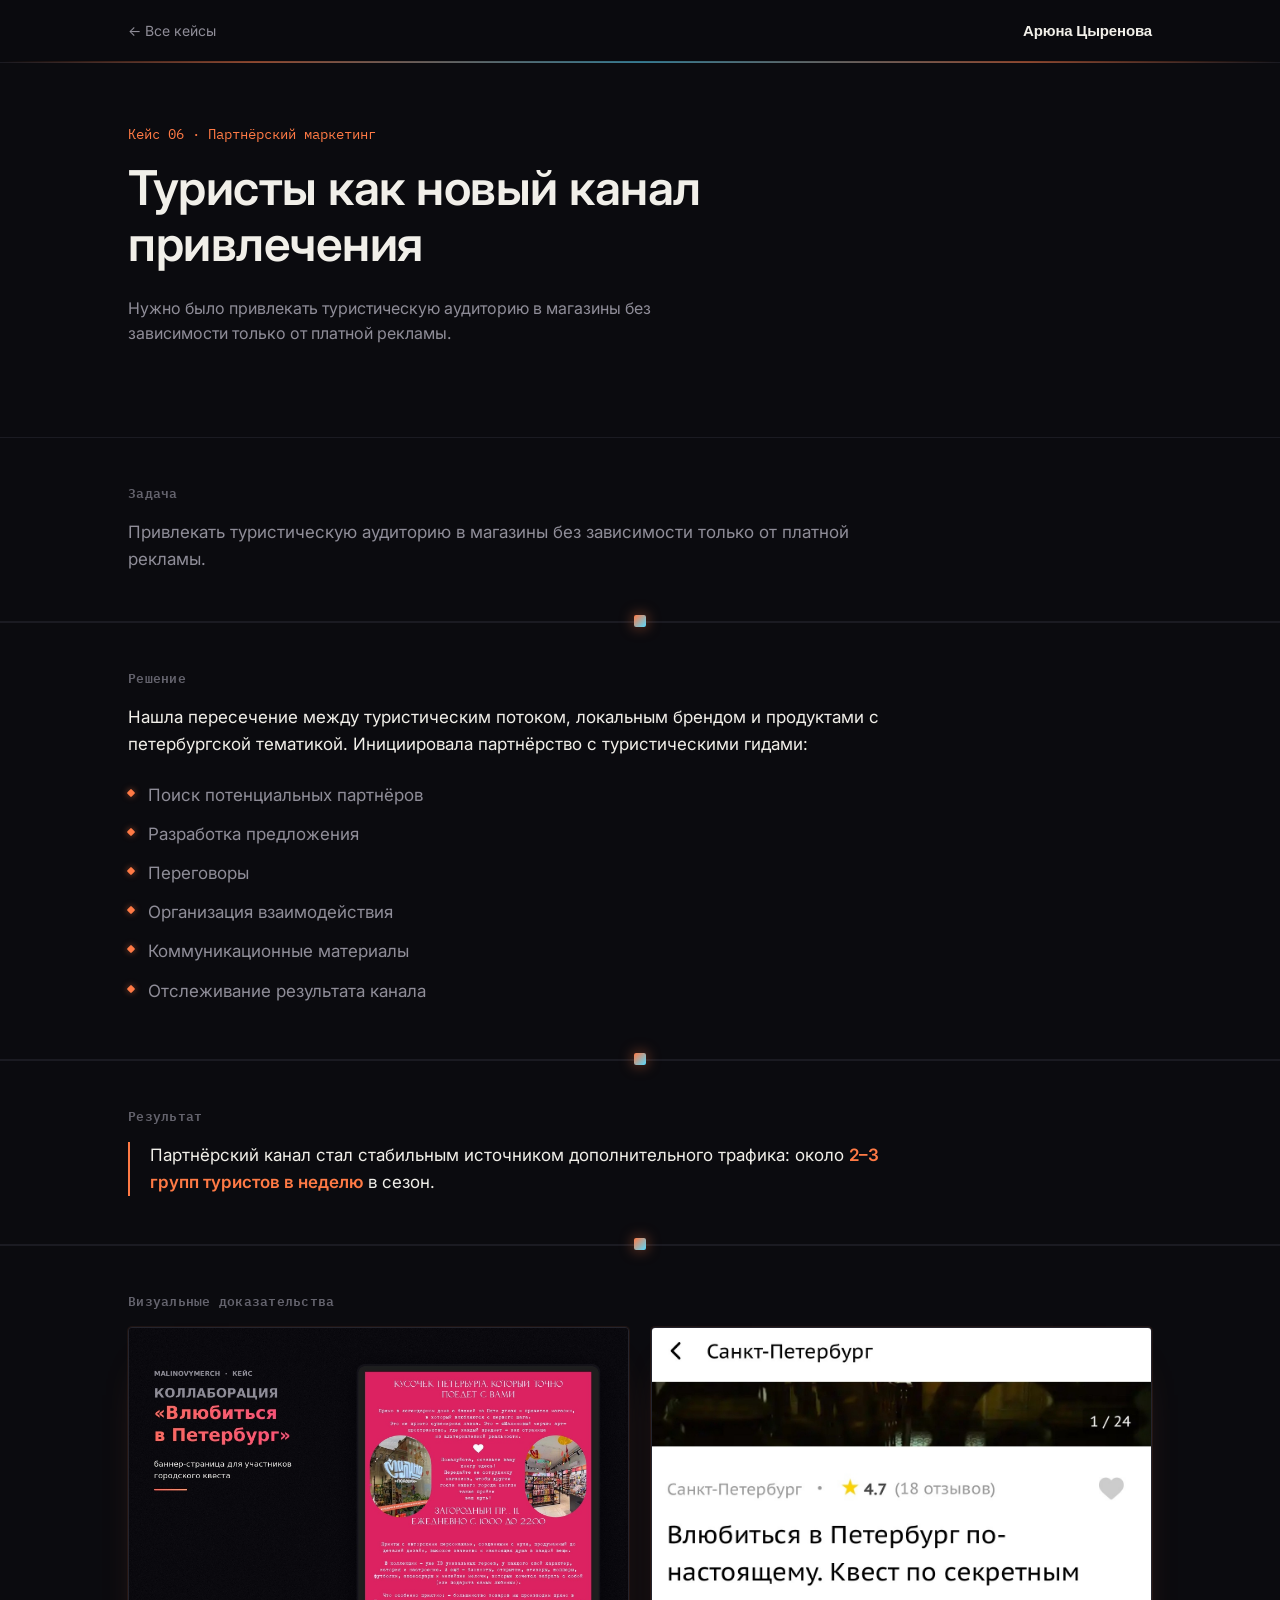
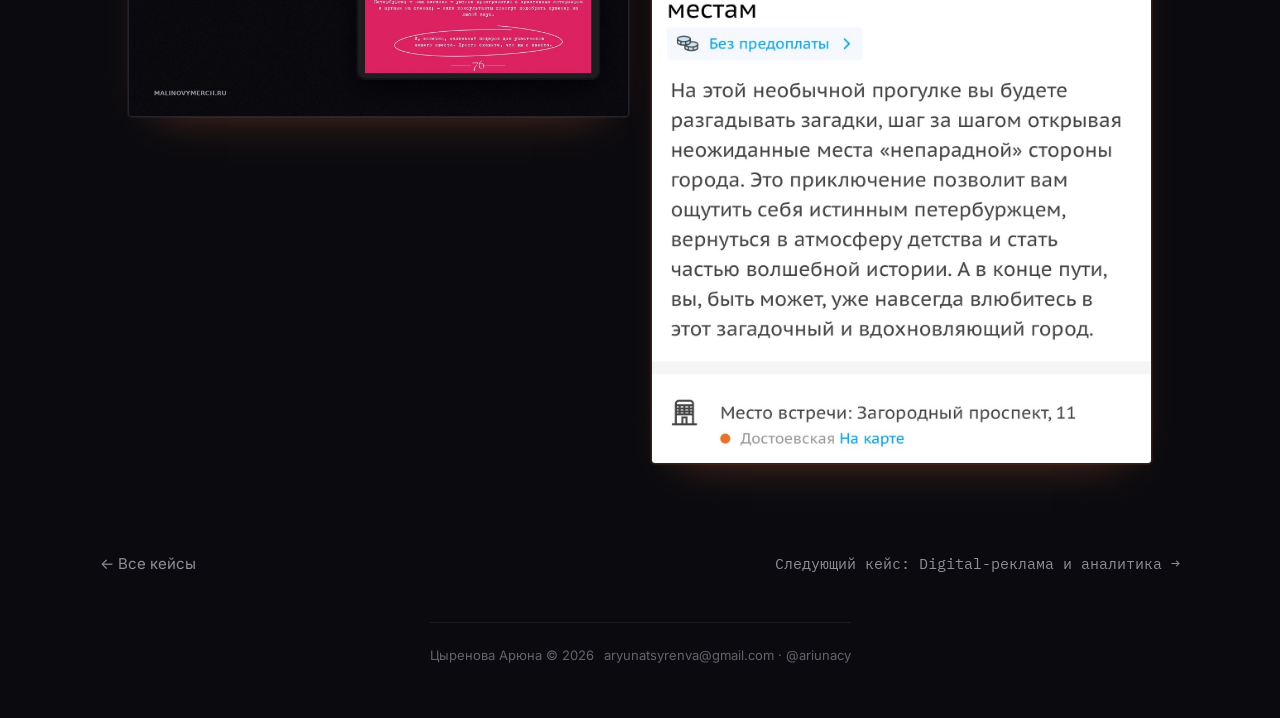
<file: case-06.html>
<!DOCTYPE html>
<html lang="ru">
<head>
<meta charset="UTF-8">
<meta name="viewport" content="width=device-width, initial-scale=1">
<title>Туристы как новый канал привлечения — Арюна Цыренова</title>
<meta name="description" content="Нужно было привлекать туристическую аудиторию в магазины без зависимости только от платной рекламы.">
<link rel="preconnect" href="https://fonts.googleapis.com">
<link href="https://fonts.googleapis.com/css2?family=Space+Grotesk:wght@500;600;700&family=Inter:wght@400;500;600&family=IBM+Plex+Mono:wght@400;500&display=swap" rel="stylesheet">
<link rel="stylesheet" href="styles.css">
</head>
<body>

<nav class="nav">
  <div class="wrap">
    <a href="index.html#cases" class="nav-back">← Все кейсы</a>
    <a href="index.html" class="nav-name">Арюна Цыренова</a>
  </div>
</nav>

<header class="case-hero">
  <div class="wrap">
    <div class="case-niche mono">Кейс 06 · Партнёрский маркетинг</div>
    <h1>Туристы как новый канал привлечения</h1>
    <p class="hero-lede" style="margin-top:16px;">Нужно было привлекать туристическую аудиторию в магазины без зависимости только от платной рекламы.</p>
  </div>
</header>

<section class="case-block">
  <div class="wrap">
    <h2>Задача</h2>
    <div class="case-block-body muted prose">Привлекать туристическую аудиторию в магазины без зависимости только от платной рекламы.</div>
  </div>
</section>

<div class="flow-divider" aria-hidden="true"><span class="flow-shape"></span></div>

<section class="case-block">
  <div class="wrap">
    <h2>Решение</h2>
    <div class="case-block-body prose">
      <p>Нашла пересечение между туристическим потоком, локальным брендом и продуктами с петербургской тематикой. Инициировала партнёрство с туристическими гидами:</p>
      <ul>
        <li>Поиск потенциальных партнёров</li>
        <li>Разработка предложения</li>
        <li>Переговоры</li>
        <li>Организация взаимодействия</li>
        <li>Коммуникационные материалы</li>
        <li>Отслеживание результата канала</li>
      </ul>
    </div>
  </div>
</section>

<div class="flow-divider" aria-hidden="true"><span class="flow-shape"></span></div>

<section class="case-block">
  <div class="wrap">
    <h2>Результат</h2>
    <div class="case-block-body case-result prose">Партнёрский канал стал стабильным источником дополнительного трафика: около <strong>2–3 групп туристов в неделю</strong> в сезон.</div>
  </div>
</section>

<div class="flow-divider" aria-hidden="true"><span class="flow-shape"></span></div>

<section class="case-block">
  <div class="wrap">
    <h2>Визуальные доказательства</h2>
    <div class="gallery">
      <div class="shot"><img src="images/case-06-1.jpg" alt="Пример коммуникации / предложения для партнёров"></div>
      <div class="shot"><img src="images/case-06-2.jpg" alt="Фото туристов / магазина / продуктов или подтверждение партнёрства"></div>
    </div>
  </div>
</section>

<div class="wrap case-nav-footer">
  <a href="index.html#cases" class="nav-back">← Все кейсы</a>
  <a href="case-07.html" class="next-case mono">Следующий кейс: Digital-реклама и аналитика →</a>
</div>

<footer class="footer">
  <div class="wrap footer" style="border-top:1px solid var(--line-soft); padding-top:22px;">
    <span>Цыренова Арюна © 2026</span>
    <span><a href="mailto:aryunatsyrenva@gmail.com">aryunatsyrenva@gmail.com</a> · <a href="https://t.me/ariunacy" target="_blank" rel="noopener">@ariunacy</a></span>
  </div>
</footer>

</body>
</html>
</file>
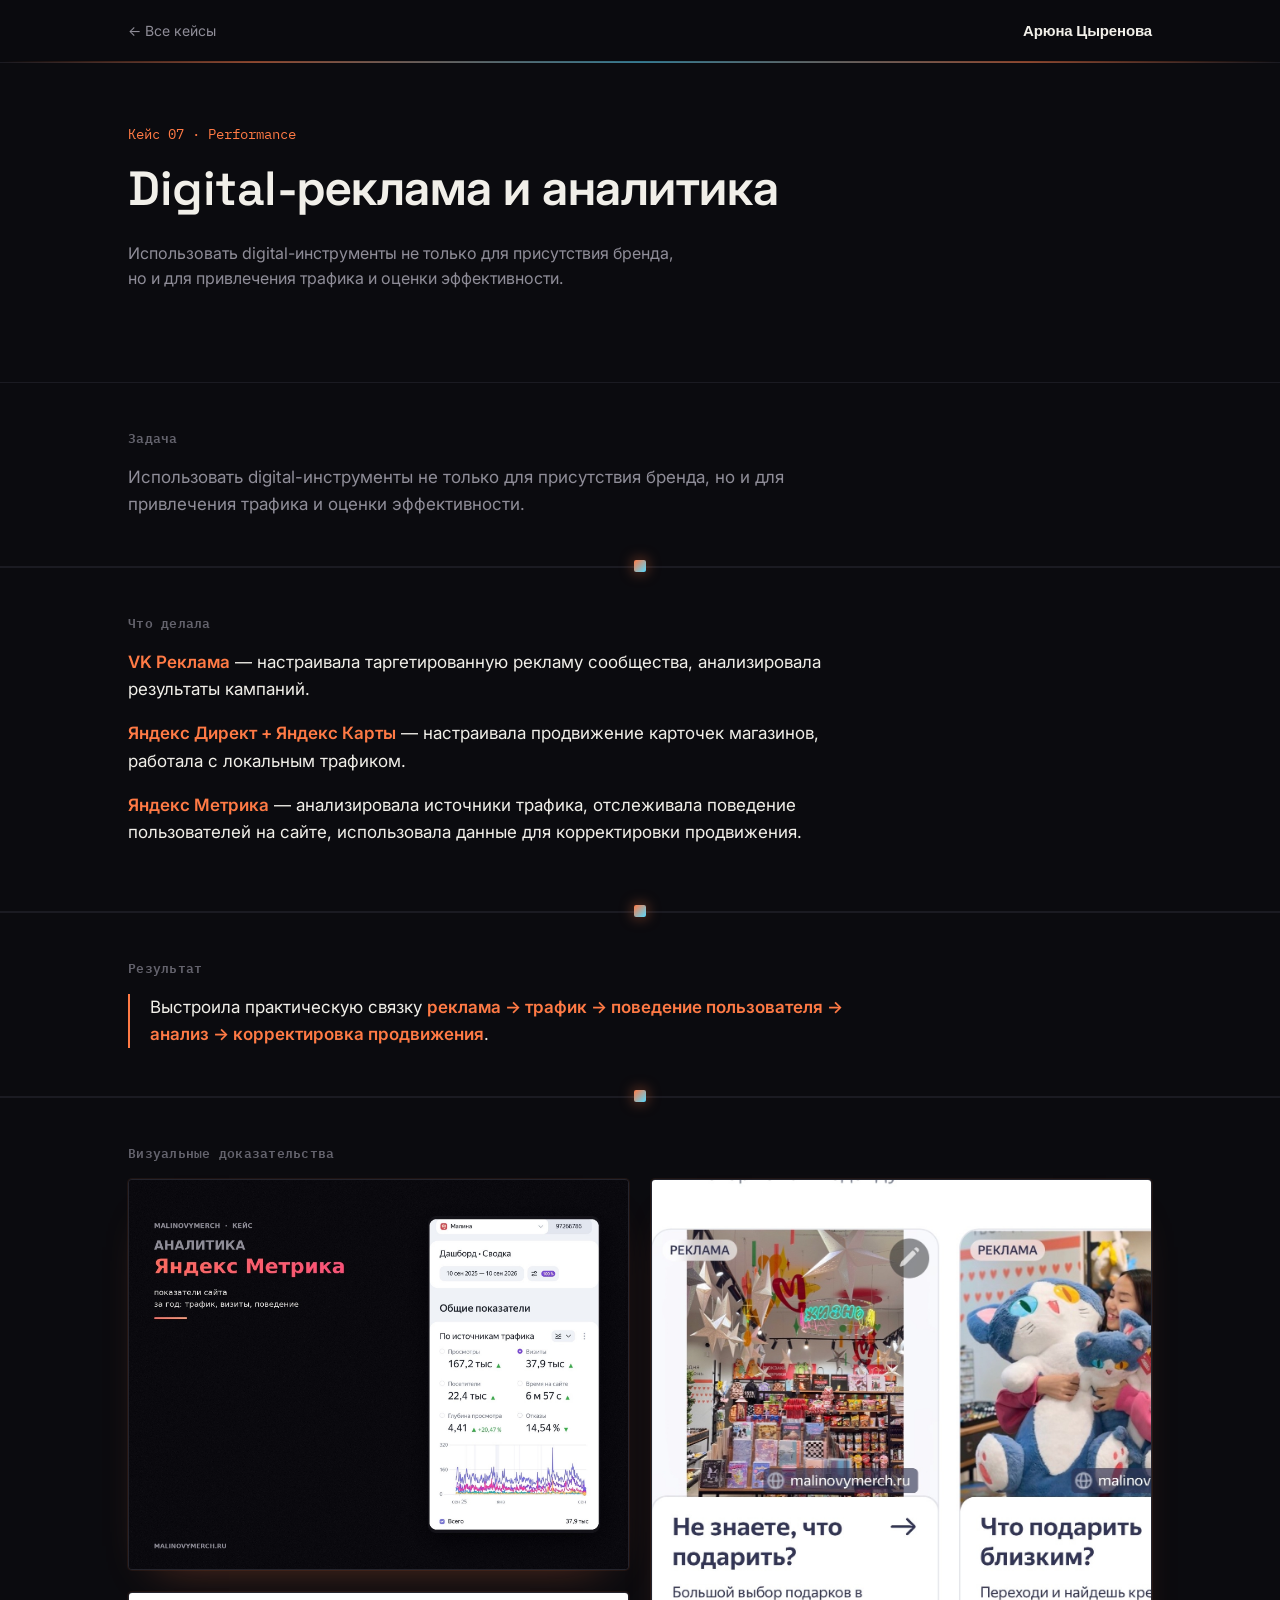
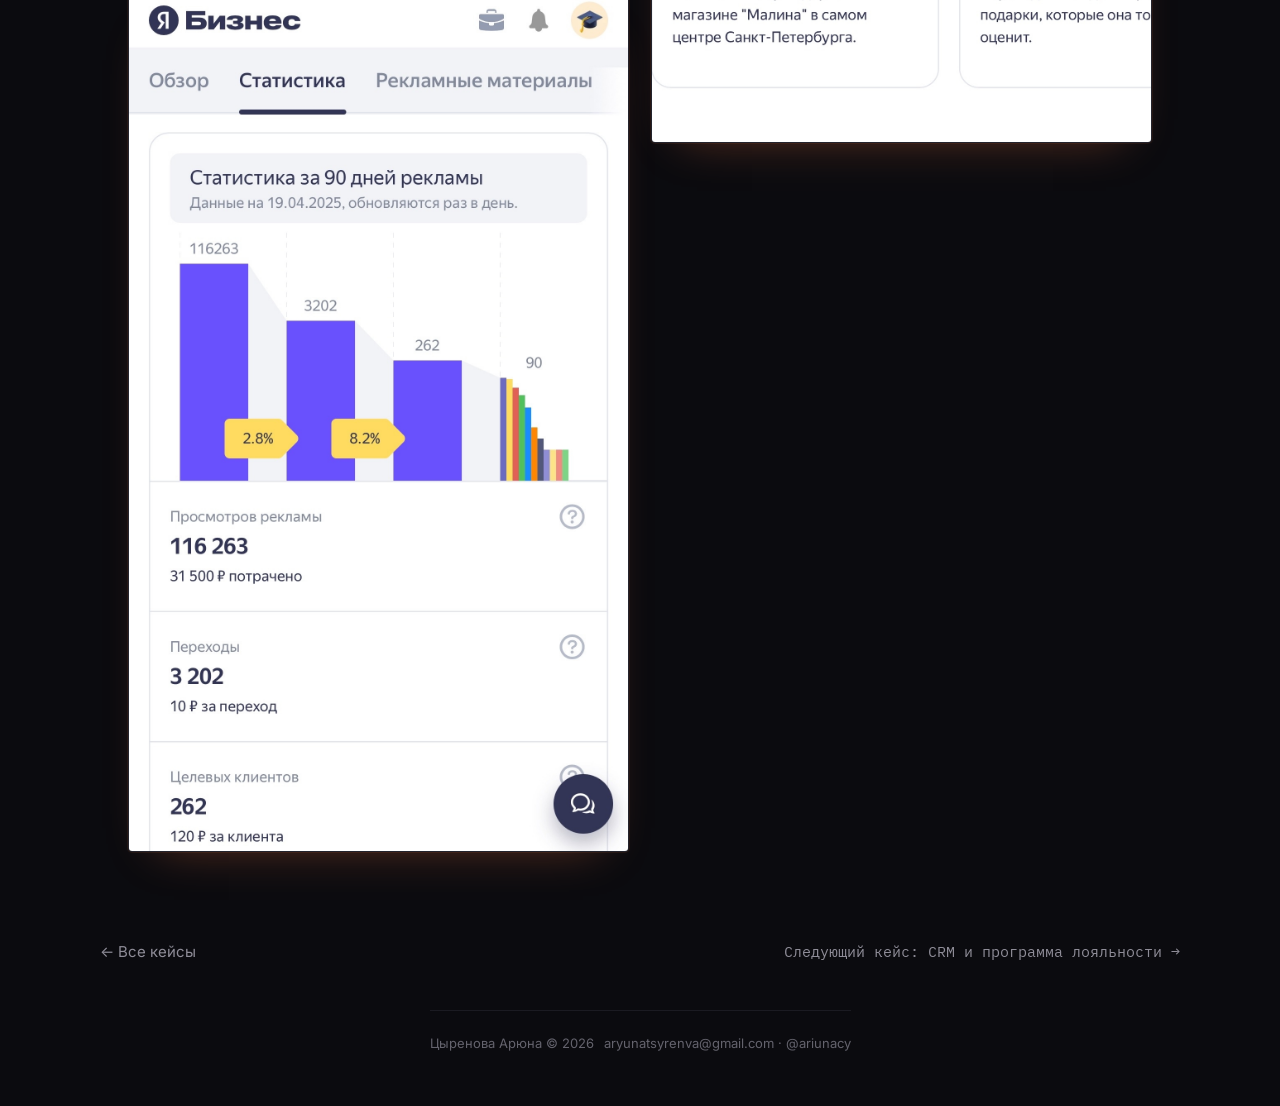
<file: case-07.html>
<!DOCTYPE html>
<html lang="ru">
<head>
<meta charset="UTF-8">
<meta name="viewport" content="width=device-width, initial-scale=1">
<title>Digital-реклама и аналитика — Арюна Цыренова</title>
<meta name="description" content="Использовать digital-инструменты не только для присутствия бренда, но и для привлечения трафика и оценки эффективности.">
<link rel="preconnect" href="https://fonts.googleapis.com">
<link href="https://fonts.googleapis.com/css2?family=Space+Grotesk:wght@500;600;700&family=Inter:wght@400;500;600&family=IBM+Plex+Mono:wght@400;500&display=swap" rel="stylesheet">
<link rel="stylesheet" href="styles.css">
</head>
<body>

<nav class="nav">
  <div class="wrap">
    <a href="index.html#cases" class="nav-back">← Все кейсы</a>
    <a href="index.html" class="nav-name">Арюна Цыренова</a>
  </div>
</nav>

<header class="case-hero">
  <div class="wrap">
    <div class="case-niche mono">Кейс 07 · Performance</div>
    <h1>Digital-реклама и аналитика</h1>
    <p class="hero-lede" style="margin-top:16px;">Использовать digital-инструменты не только для присутствия бренда, но и для привлечения трафика и оценки эффективности.</p>
  </div>
</header>

<section class="case-block">
  <div class="wrap">
    <h2>Задача</h2>
    <div class="case-block-body muted prose">Использовать digital-инструменты не только для присутствия бренда, но и для привлечения трафика и оценки эффективности.</div>
  </div>
</section>

<div class="flow-divider" aria-hidden="true"><span class="flow-shape"></span></div>

<section class="case-block">
  <div class="wrap">
    <h2>Что делала</h2>
    <div class="case-block-body prose">
      <p><strong>VK Реклама</strong> — настраивала таргетированную рекламу сообщества, анализировала результаты кампаний.</p><p><strong>Яндекс Директ + Яндекс Карты</strong> — настраивала продвижение карточек магазинов, работала с локальным трафиком.</p><p><strong>Яндекс Метрика</strong> — анализировала источники трафика, отслеживала поведение пользователей на сайте, использовала данные для корректировки продвижения.</p>
      
    </div>
  </div>
</section>

<div class="flow-divider" aria-hidden="true"><span class="flow-shape"></span></div>

<section class="case-block">
  <div class="wrap">
    <h2>Результат</h2>
    <div class="case-block-body case-result prose">Выстроила практическую связку <strong>реклама → трафик → поведение пользователя → анализ → корректировка продвижения</strong>.</div>
  </div>
</section>

<div class="flow-divider" aria-hidden="true"><span class="flow-shape"></span></div>

<section class="case-block">
  <div class="wrap">
    <h2>Визуальные доказательства</h2>
    <div class="gallery">
      <div class="shot"><img src="images/case-07-1.jpg" alt="Интерфейс / пример кампании VK Рекламы"></div>
      <div class="shot"><img src="images/case-07-2.jpg" alt="Отчёт или экран Яндекс Метрики"></div>
      <div class="shot"><img src="images/case-07-3.jpg" alt="Продвижение карточки магазина / Яндекс Директ"></div>
    </div>
  </div>
</section>

<div class="wrap case-nav-footer">
  <a href="index.html#cases" class="nav-back">← Все кейсы</a>
  <a href="case-08.html" class="next-case mono">Следующий кейс: CRM и программа лояльности →</a>
</div>

<footer class="footer">
  <div class="wrap footer" style="border-top:1px solid var(--line-soft); padding-top:22px;">
    <span>Цыренова Арюна © 2026</span>
    <span><a href="mailto:aryunatsyrenva@gmail.com">aryunatsyrenva@gmail.com</a> · <a href="https://t.me/ariunacy" target="_blank" rel="noopener">@ariunacy</a></span>
  </div>
</footer>

</body>
</html>
</file>
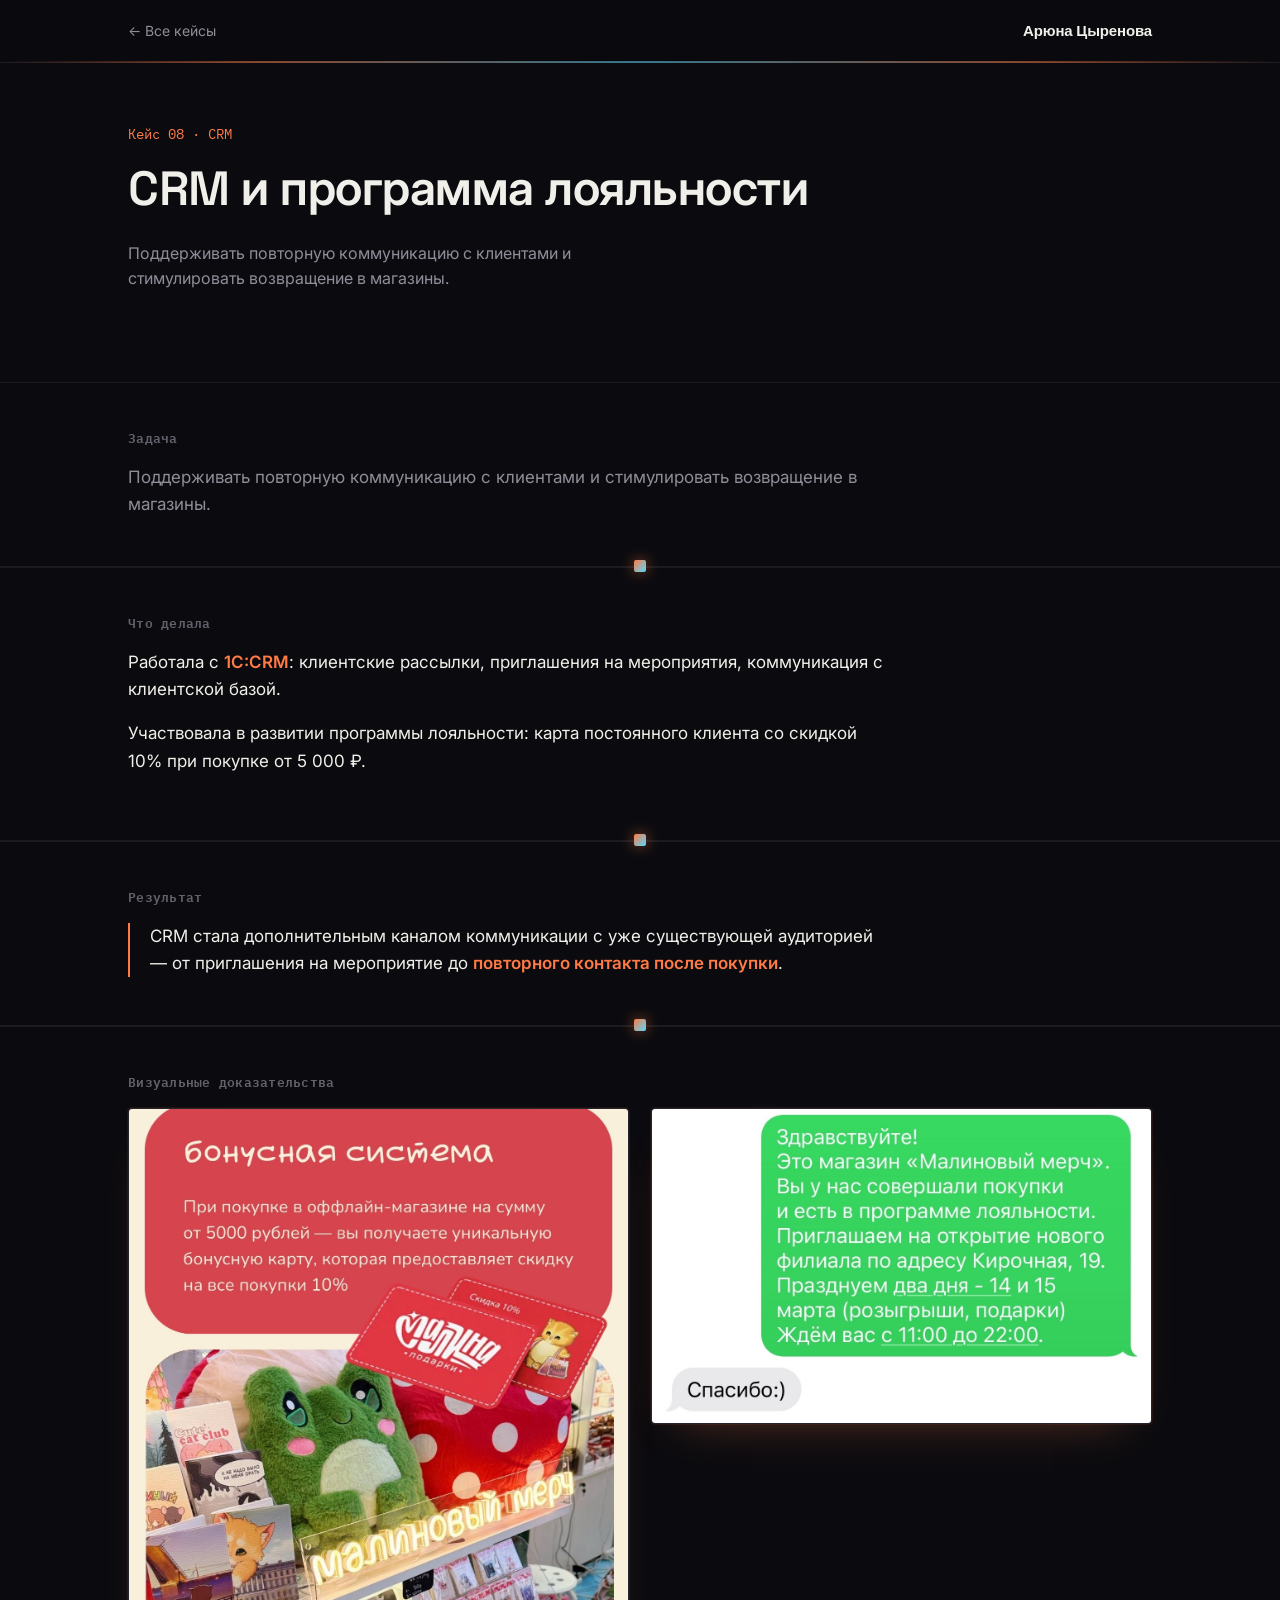
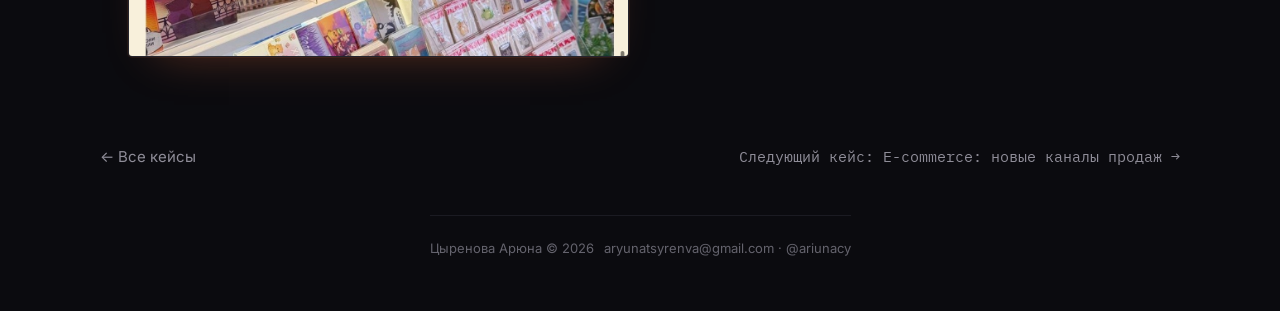
<file: case-08.html>
<!DOCTYPE html>
<html lang="ru">
<head>
<meta charset="UTF-8">
<meta name="viewport" content="width=device-width, initial-scale=1">
<title>CRM и программа лояльности — Арюна Цыренова</title>
<meta name="description" content="Поддерживать повторную коммуникацию с клиентами и стимулировать возвращение в магазины.">
<link rel="preconnect" href="https://fonts.googleapis.com">
<link href="https://fonts.googleapis.com/css2?family=Space+Grotesk:wght@500;600;700&family=Inter:wght@400;500;600&family=IBM+Plex+Mono:wght@400;500&display=swap" rel="stylesheet">
<link rel="stylesheet" href="styles.css">
</head>
<body>

<nav class="nav">
  <div class="wrap">
    <a href="index.html#cases" class="nav-back">← Все кейсы</a>
    <a href="index.html" class="nav-name">Арюна Цыренова</a>
  </div>
</nav>

<header class="case-hero">
  <div class="wrap">
    <div class="case-niche mono">Кейс 08 · CRM</div>
    <h1>CRM и программа лояльности</h1>
    <p class="hero-lede" style="margin-top:16px;">Поддерживать повторную коммуникацию с клиентами и стимулировать возвращение в магазины.</p>
  </div>
</header>

<section class="case-block">
  <div class="wrap">
    <h2>Задача</h2>
    <div class="case-block-body muted prose">Поддерживать повторную коммуникацию с клиентами и стимулировать возвращение в магазины.</div>
  </div>
</section>

<div class="flow-divider" aria-hidden="true"><span class="flow-shape"></span></div>

<section class="case-block">
  <div class="wrap">
    <h2>Что делала</h2>
    <div class="case-block-body prose">
      <p>Работала с <strong>1С:CRM</strong>: клиентские рассылки, приглашения на мероприятия, коммуникация с клиентской базой.</p><p>Участвовала в развитии программы лояльности: карта постоянного клиента со скидкой 10% при покупке от 5 000 ₽.</p>
      
    </div>
  </div>
</section>

<div class="flow-divider" aria-hidden="true"><span class="flow-shape"></span></div>

<section class="case-block">
  <div class="wrap">
    <h2>Результат</h2>
    <div class="case-block-body case-result prose">CRM стала дополнительным каналом коммуникации с уже существующей аудиторией — от приглашения на мероприятие до <strong>повторного контакта после покупки</strong>.</div>
  </div>
</section>

<div class="flow-divider" aria-hidden="true"><span class="flow-shape"></span></div>

<section class="case-block">
  <div class="wrap">
    <h2>Визуальные доказательства</h2>
    <div class="gallery">
      <div class="shot"><img src="images/case-08-1.jpg" alt="Пример CRM-рассылки"></div>
      <div class="shot"><img src="images/case-08-2.jpg" alt="Карта программы лояльности / её коммуникация"></div>
    </div>
  </div>
</section>

<div class="wrap case-nav-footer">
  <a href="index.html#cases" class="nav-back">← Все кейсы</a>
  <a href="case-09.html" class="next-case mono">Следующий кейс: E-commerce: новые каналы продаж →</a>
</div>

<footer class="footer">
  <div class="wrap footer" style="border-top:1px solid var(--line-soft); padding-top:22px;">
    <span>Цыренова Арюна © 2026</span>
    <span><a href="mailto:aryunatsyrenva@gmail.com">aryunatsyrenva@gmail.com</a> · <a href="https://t.me/ariunacy" target="_blank" rel="noopener">@ariunacy</a></span>
  </div>
</footer>

</body>
</html>
</file>
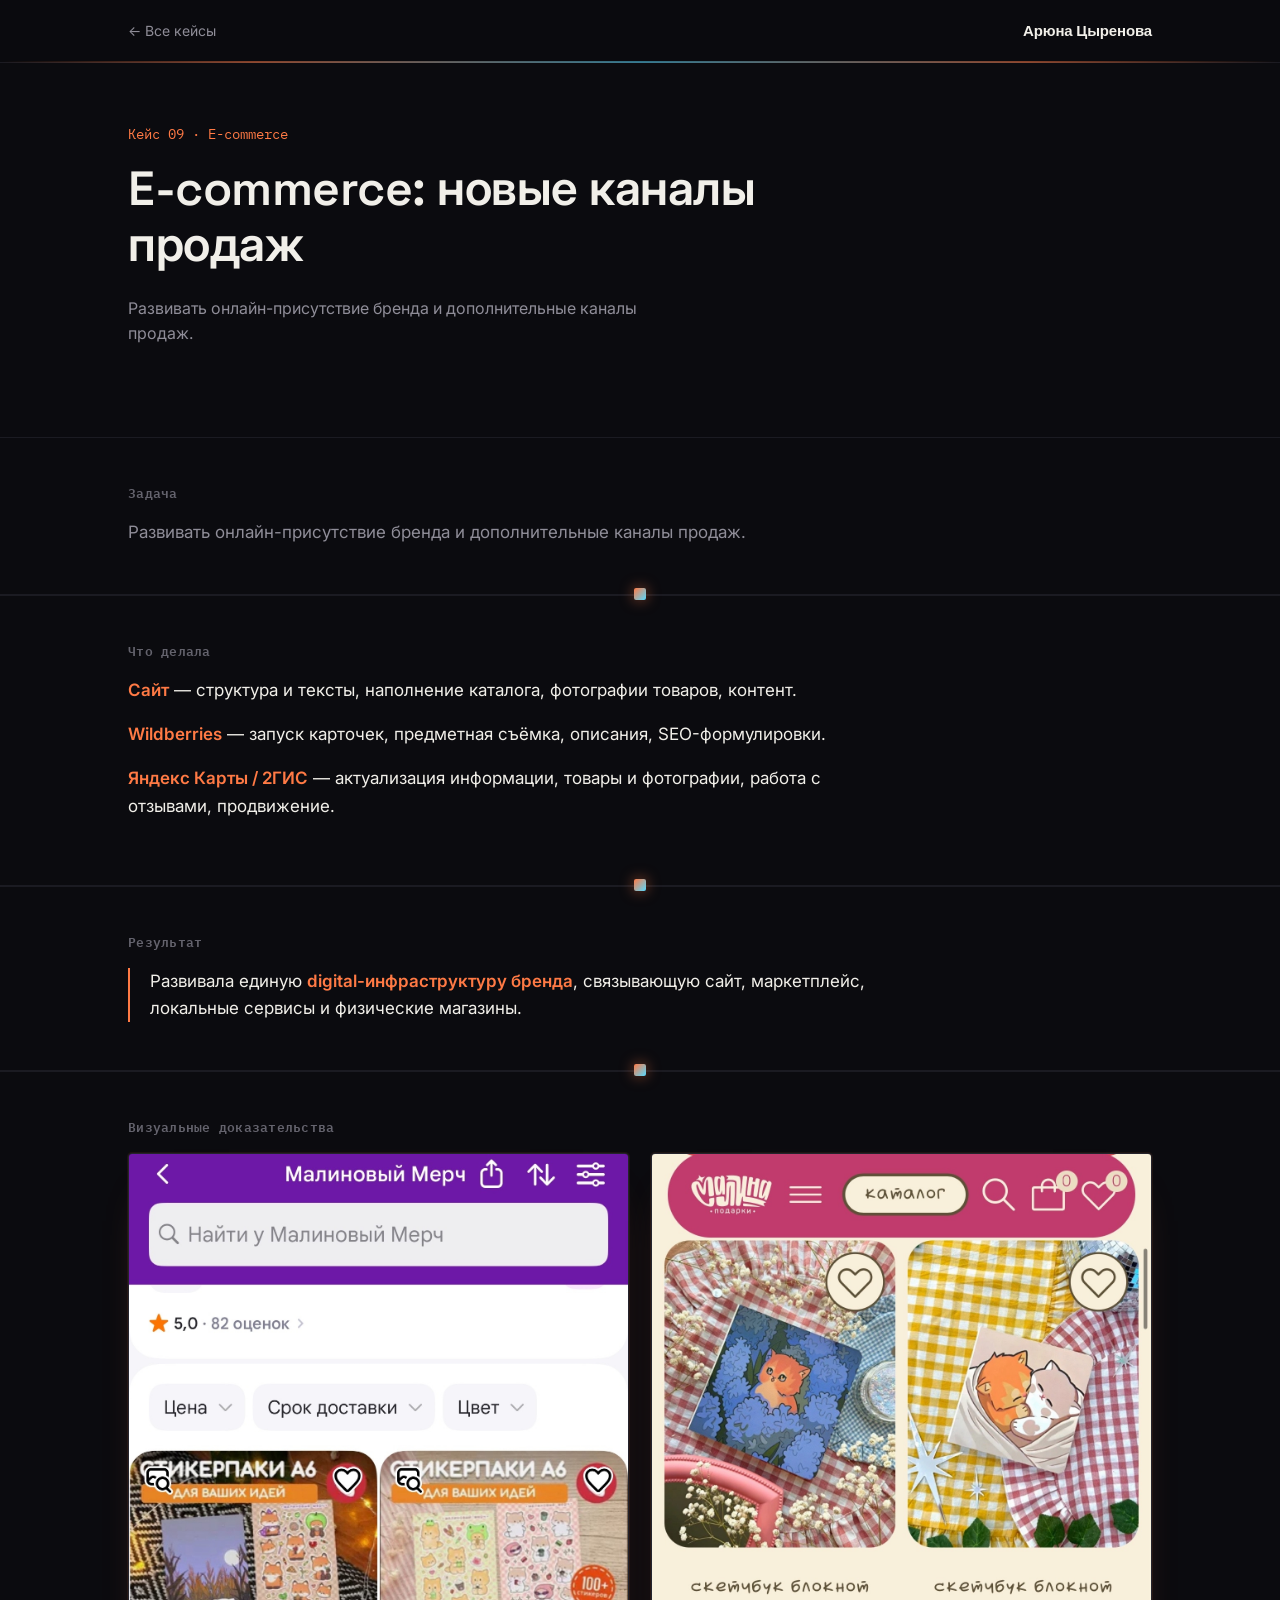
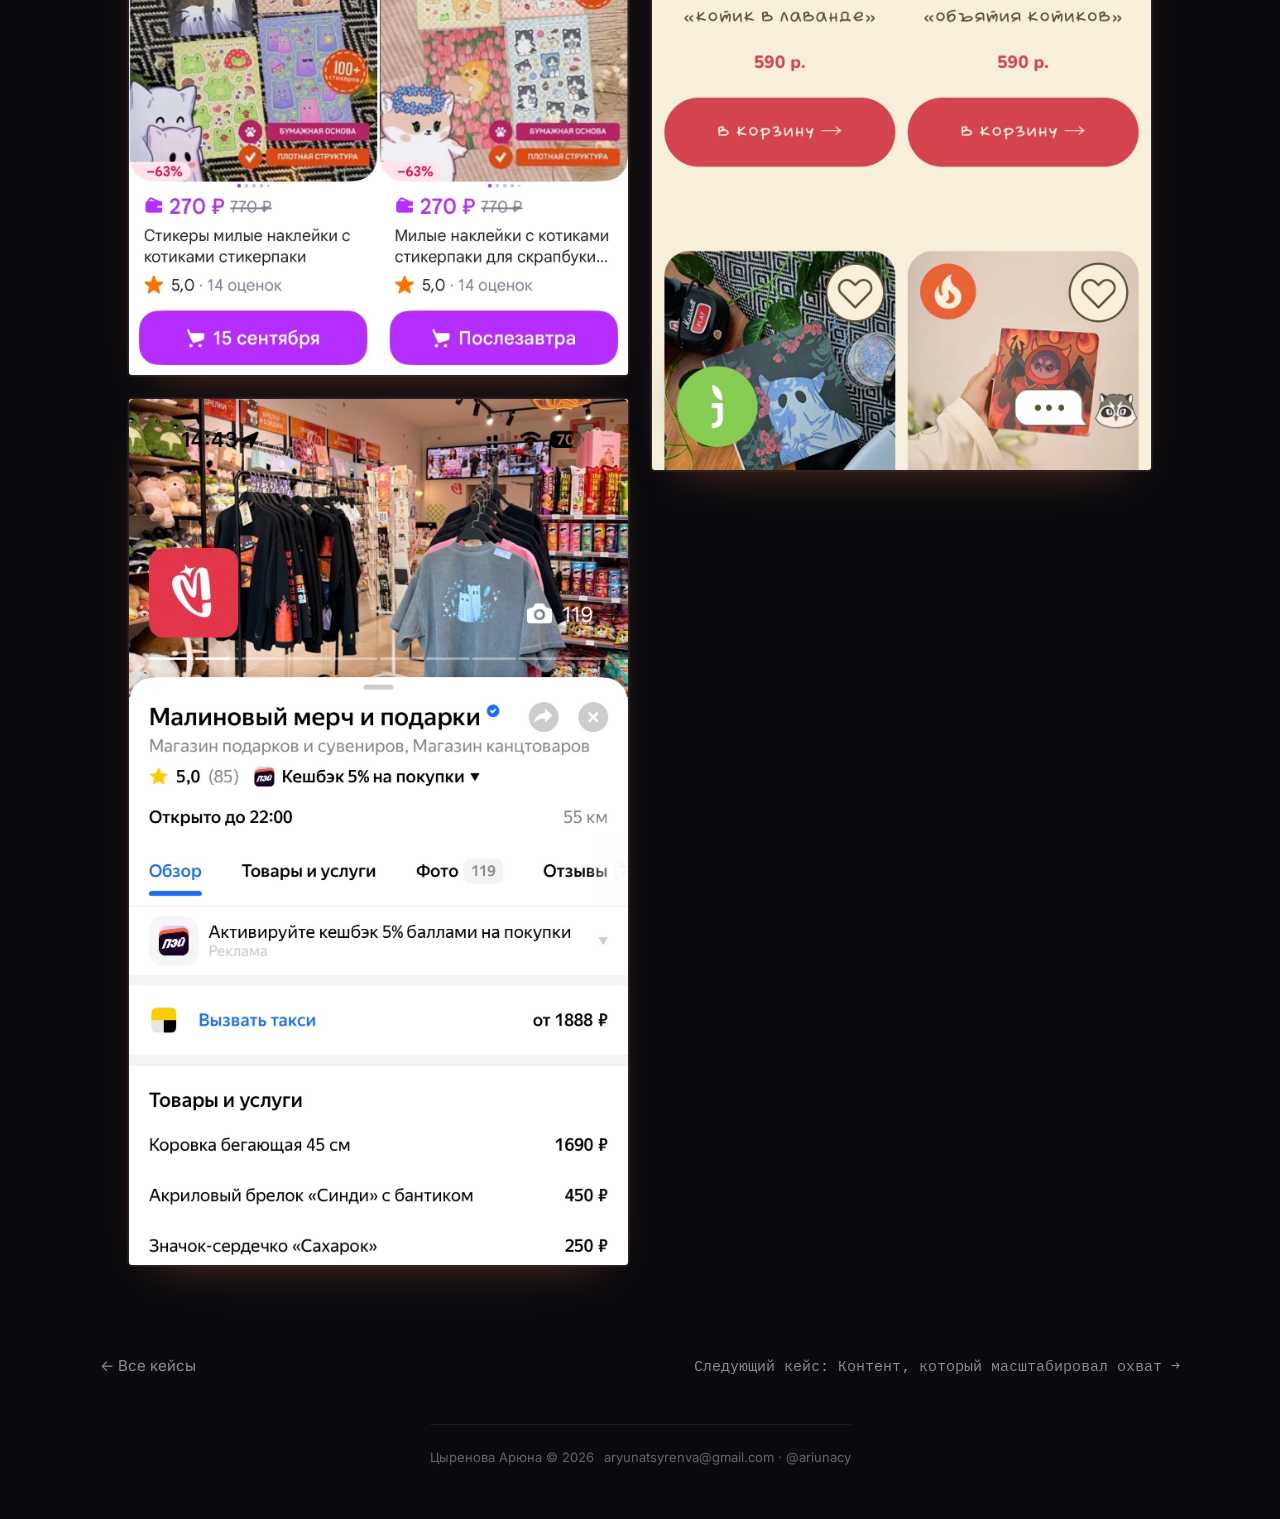
<file: case-09.html>
<!DOCTYPE html>
<html lang="ru">
<head>
<meta charset="UTF-8">
<meta name="viewport" content="width=device-width, initial-scale=1">
<title>E-commerce: новые каналы продаж — Арюна Цыренова</title>
<meta name="description" content="Развивать онлайн-присутствие бренда и дополнительные каналы продаж.">
<link rel="preconnect" href="https://fonts.googleapis.com">
<link href="https://fonts.googleapis.com/css2?family=Space+Grotesk:wght@500;600;700&family=Inter:wght@400;500;600&family=IBM+Plex+Mono:wght@400;500&display=swap" rel="stylesheet">
<link rel="stylesheet" href="styles.css">
</head>
<body>

<nav class="nav">
  <div class="wrap">
    <a href="index.html#cases" class="nav-back">← Все кейсы</a>
    <a href="index.html" class="nav-name">Арюна Цыренова</a>
  </div>
</nav>

<header class="case-hero">
  <div class="wrap">
    <div class="case-niche mono">Кейс 09 · E-commerce</div>
    <h1>E-commerce: новые каналы продаж</h1>
    <p class="hero-lede" style="margin-top:16px;">Развивать онлайн-присутствие бренда и дополнительные каналы продаж.</p>
  </div>
</header>

<section class="case-block">
  <div class="wrap">
    <h2>Задача</h2>
    <div class="case-block-body muted prose">Развивать онлайн-присутствие бренда и дополнительные каналы продаж.</div>
  </div>
</section>

<div class="flow-divider" aria-hidden="true"><span class="flow-shape"></span></div>

<section class="case-block">
  <div class="wrap">
    <h2>Что делала</h2>
    <div class="case-block-body prose">
      <p><strong>Сайт</strong> — структура и тексты, наполнение каталога, фотографии товаров, контент.</p><p><strong>Wildberries</strong> — запуск карточек, предметная съёмка, описания, SEO-формулировки.</p><p><strong>Яндекс Карты / 2ГИС</strong> — актуализация информации, товары и фотографии, работа с отзывами, продвижение.</p>
      
    </div>
  </div>
</section>

<div class="flow-divider" aria-hidden="true"><span class="flow-shape"></span></div>

<section class="case-block">
  <div class="wrap">
    <h2>Результат</h2>
    <div class="case-block-body case-result prose">Развивала единую <strong>digital-инфраструктуру бренда</strong>, связывающую сайт, маркетплейс, локальные сервисы и физические магазины.</div>
  </div>
</section>

<div class="flow-divider" aria-hidden="true"><span class="flow-shape"></span></div>

<section class="case-block">
  <div class="wrap">
    <h2>Визуальные доказательства</h2>
    <div class="gallery">
      <div class="shot"><img src="images/case-09-1.jpg" alt="Карточка товара Wildberries"></div>
      <div class="shot"><img src="images/case-09-2.jpg" alt="Страница сайта / каталог"></div>
      <div class="shot"><img src="images/case-09-3.jpg" alt="Карточка магазина в Яндекс Картах"></div>
    </div>
  </div>
</section>

<div class="wrap case-nav-footer">
  <a href="index.html#cases" class="nav-back">← Все кейсы</a>
  <a href="case-10.html" class="next-case mono">Следующий кейс: Контент, который масштабировал охват →</a>
</div>

<footer class="footer">
  <div class="wrap footer" style="border-top:1px solid var(--line-soft); padding-top:22px;">
    <span>Цыренова Арюна © 2026</span>
    <span><a href="mailto:aryunatsyrenva@gmail.com">aryunatsyrenva@gmail.com</a> · <a href="https://t.me/ariunacy" target="_blank" rel="noopener">@ariunacy</a></span>
  </div>
</footer>

</body>
</html>
</file>
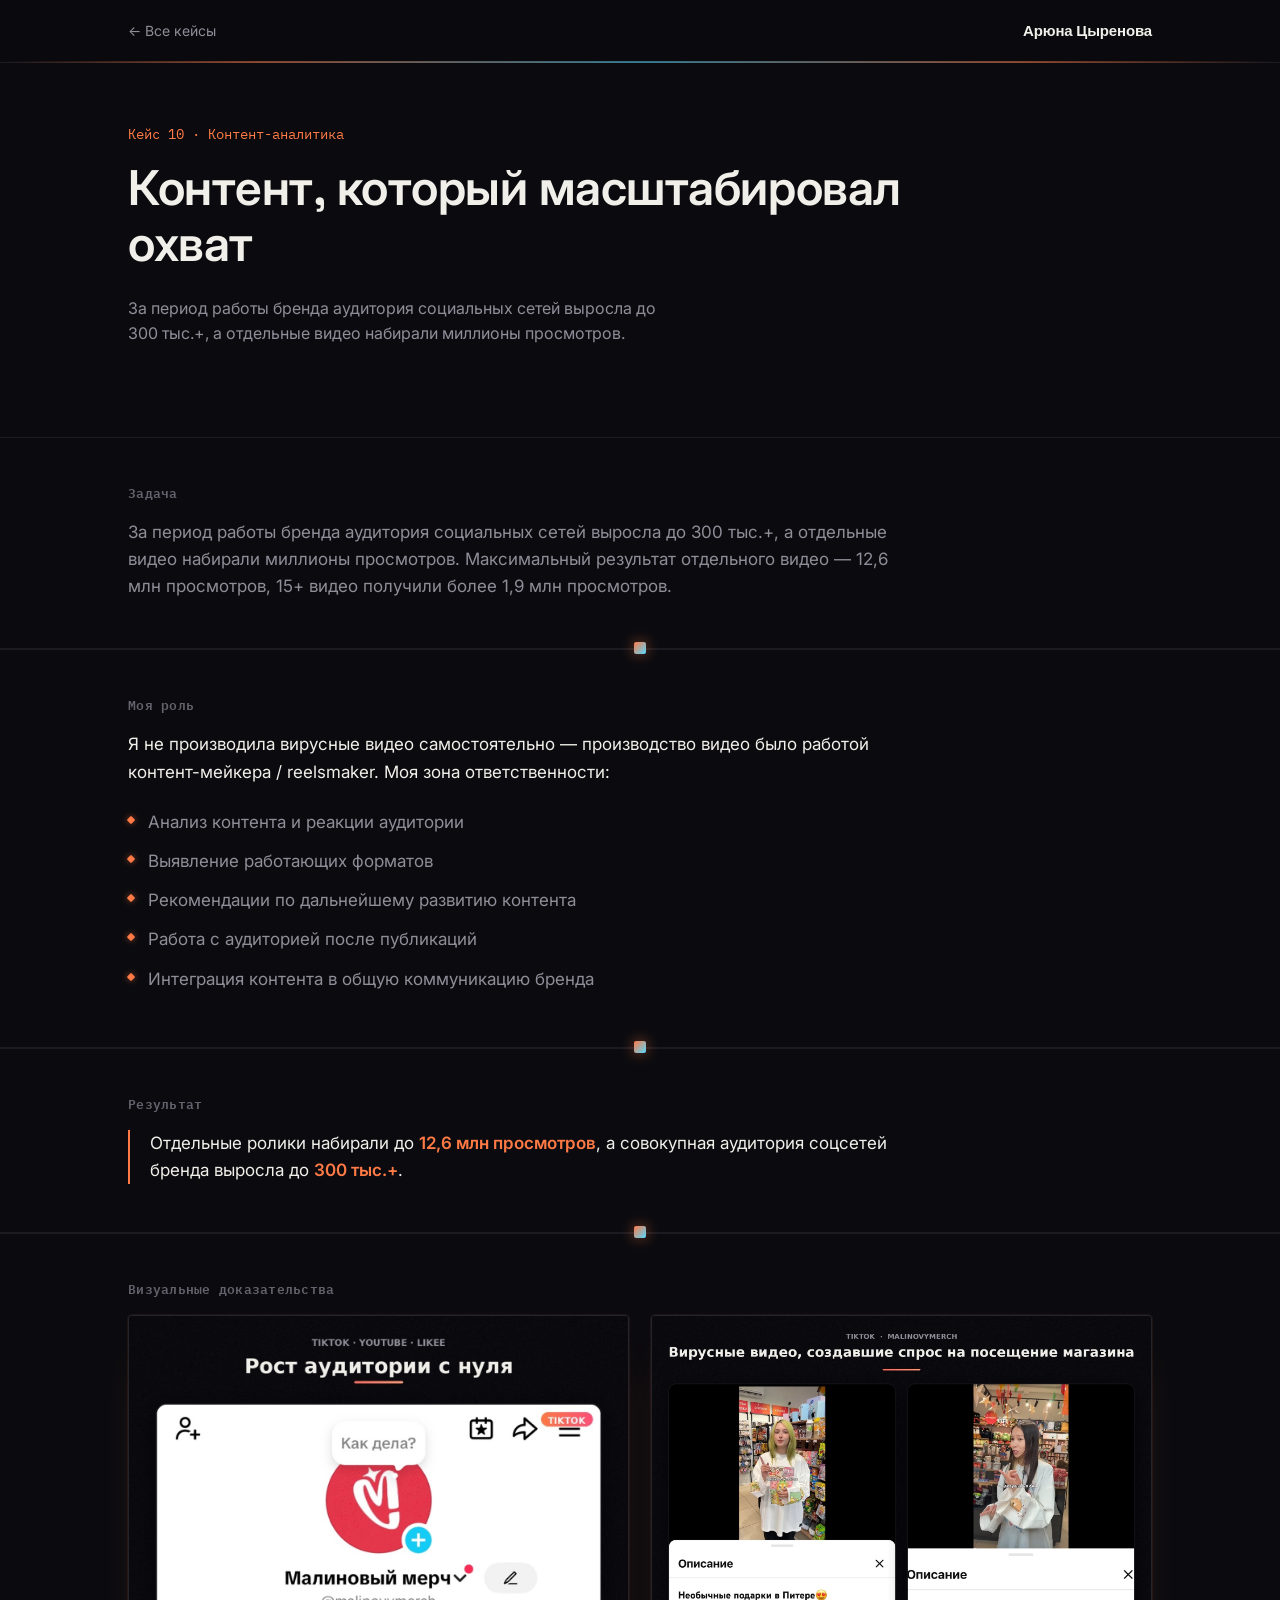
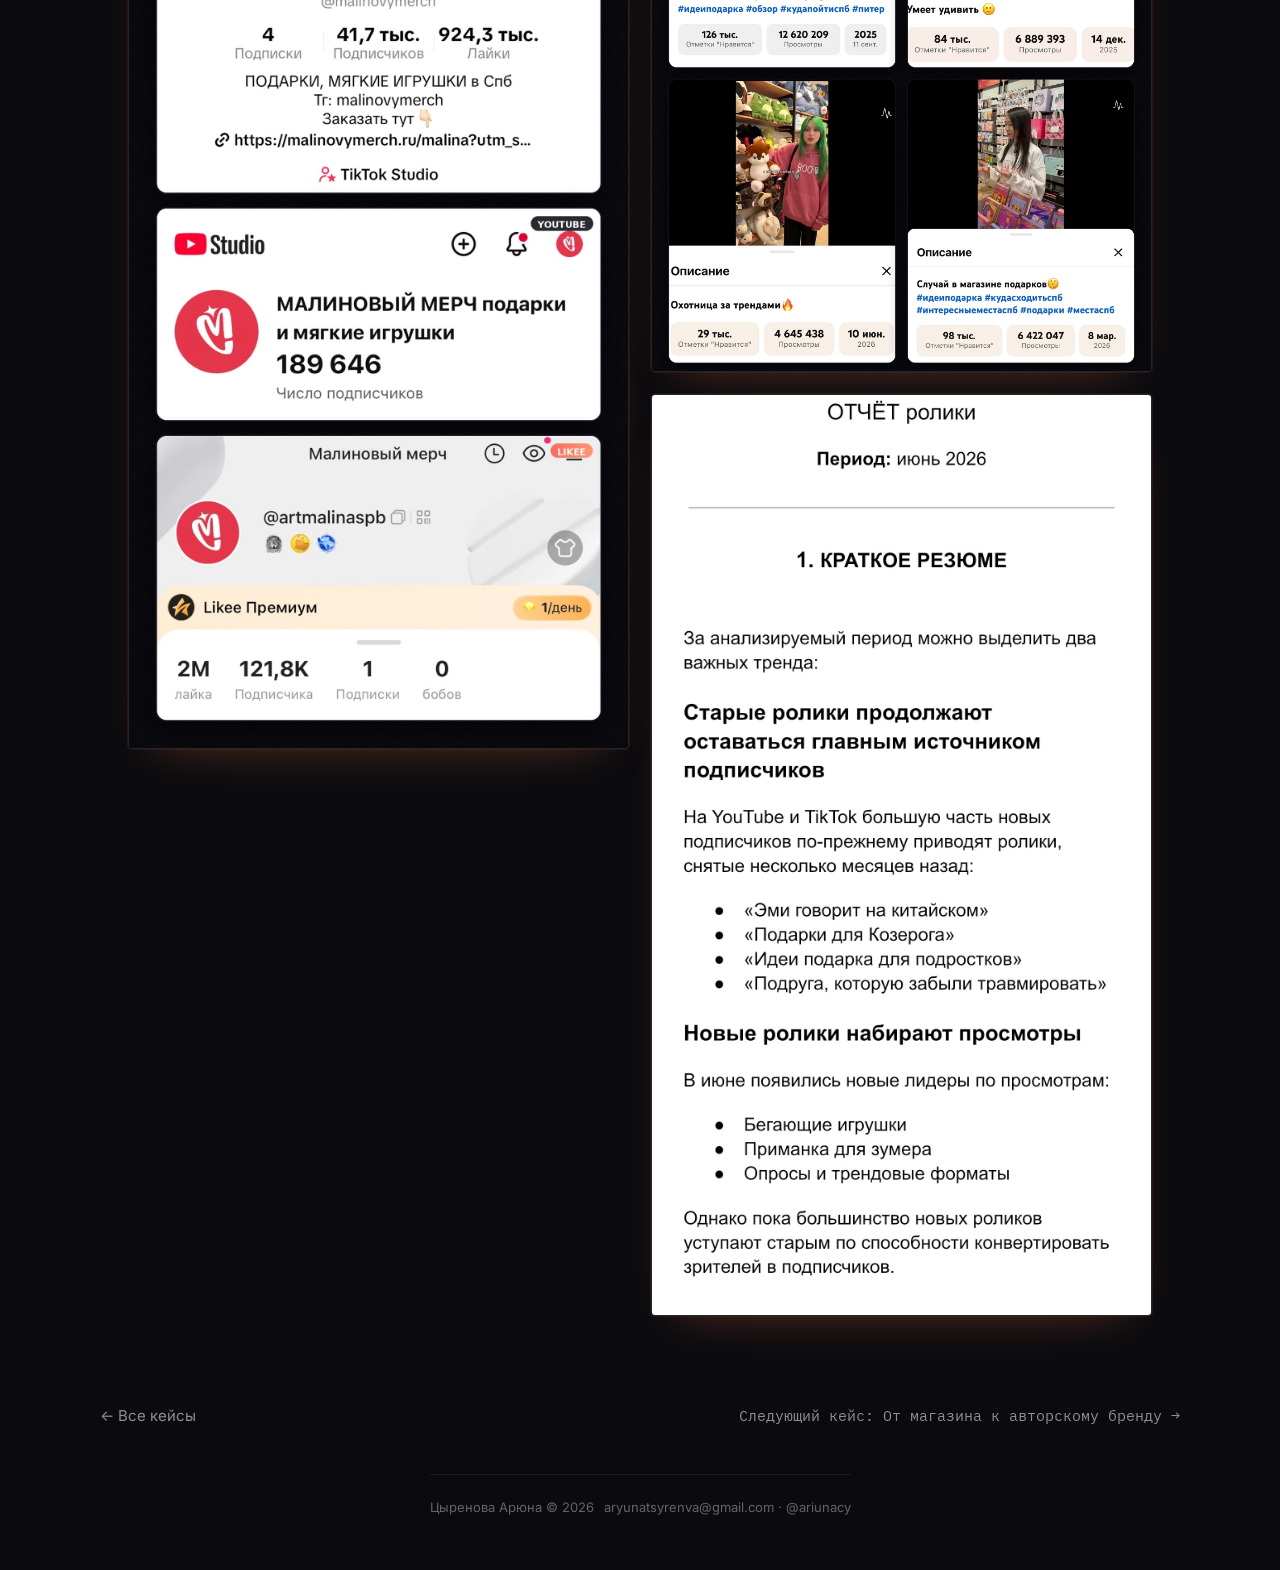
<file: case-10.html>
<!DOCTYPE html>
<html lang="ru">
<head>
<meta charset="UTF-8">
<meta name="viewport" content="width=device-width, initial-scale=1">
<title>Контент, который масштабировал охват — Арюна Цыренова</title>
<meta name="description" content="За период работы бренда аудитория социальных сетей выросла до 300 тыс.+, а отдельные видео набирали миллионы просмотров.">
<link rel="preconnect" href="https://fonts.googleapis.com">
<link href="https://fonts.googleapis.com/css2?family=Space+Grotesk:wght@500;600;700&family=Inter:wght@400;500;600&family=IBM+Plex+Mono:wght@400;500&display=swap" rel="stylesheet">
<link rel="stylesheet" href="styles.css">
</head>
<body>

<nav class="nav">
  <div class="wrap">
    <a href="index.html#cases" class="nav-back">← Все кейсы</a>
    <a href="index.html" class="nav-name">Арюна Цыренова</a>
  </div>
</nav>

<header class="case-hero">
  <div class="wrap">
    <div class="case-niche mono">Кейс 10 · Контент-аналитика</div>
    <h1>Контент, который масштабировал охват</h1>
    <p class="hero-lede" style="margin-top:16px;">За период работы бренда аудитория социальных сетей выросла до 300 тыс.+, а отдельные видео набирали миллионы просмотров.</p>
  </div>
</header>

<section class="case-block">
  <div class="wrap">
    <h2>Задача</h2>
    <div class="case-block-body muted prose">За период работы бренда аудитория социальных сетей выросла до 300 тыс.+, а отдельные видео набирали миллионы просмотров. Максимальный результат отдельного видео — 12,6 млн просмотров, 15+ видео получили более 1,9 млн просмотров.</div>
  </div>
</section>

<div class="flow-divider" aria-hidden="true"><span class="flow-shape"></span></div>

<section class="case-block">
  <div class="wrap">
    <h2>Моя роль</h2>
    <div class="case-block-body prose">
      <p>Я не производила вирусные видео самостоятельно — производство видео было работой контент-мейкера / reelsmaker. Моя зона ответственности:</p>
      <ul>
        <li>Анализ контента и реакции аудитории</li>
        <li>Выявление работающих форматов</li>
        <li>Рекомендации по дальнейшему развитию контента</li>
        <li>Работа с аудиторией после публикаций</li>
        <li>Интеграция контента в общую коммуникацию бренда</li>
      </ul>
    </div>
  </div>
</section>

<div class="flow-divider" aria-hidden="true"><span class="flow-shape"></span></div>

<section class="case-block">
  <div class="wrap">
    <h2>Результат</h2>
    <div class="case-block-body case-result prose">Отдельные ролики набирали до <strong>12,6 млн просмотров</strong>, а совокупная аудитория соцсетей бренда выросла до <strong>300 тыс.+</strong>.</div>
  </div>
</section>

<div class="flow-divider" aria-hidden="true"><span class="flow-shape"></span></div>

<section class="case-block">
  <div class="wrap">
    <h2>Визуальные доказательства</h2>
    <div class="gallery">
      <div class="shot"><img src="images/case-10-1.jpg" alt="Скриншот видео с максимальными просмотрами"></div>
      <div class="shot"><img src="images/case-10-2.jpg" alt="Статистика одного из успешных видео"></div>
      <div class="shot"><img src="images/case-10-3.jpg" alt="Пример перехода от вирусного контента к коммуникации бренда / магазину"></div>
    </div>
  </div>
</section>

<div class="wrap case-nav-footer">
  <a href="index.html#cases" class="nav-back">← Все кейсы</a>
  <a href="case-01.html" class="next-case mono">Следующий кейс: От магазина к авторскому бренду →</a>
</div>

<footer class="footer">
  <div class="wrap footer" style="border-top:1px solid var(--line-soft); padding-top:22px;">
    <span>Цыренова Арюна © 2026</span>
    <span><a href="mailto:aryunatsyrenva@gmail.com">aryunatsyrenva@gmail.com</a> · <a href="https://t.me/ariunacy" target="_blank" rel="noopener">@ariunacy</a></span>
  </div>
</footer>

</body>
</html>
</file>
<file: styles.css>
/* =========================================================
   ЦЫРЕНОВА АРЮНА — портфолио
   Токены: тёмный фон, один акцент (тёплый коралл),
   Space Grotesk (заголовки) + Inter (текст) + IBM Plex Mono (метки/цифры)
   ========================================================= */

:root{
  --bg: #0b0b0f;
  --bg-panel: #131318;
  --bg-panel-2: #17171e;
  --text: #f1efe9;
  --text-muted: #8f8d98;
  --text-dim: #64636d;
  --accent: #ff7a45;
  --accent-dim: #cf5d30;
  --accent-2: #57d9ff;
  --accent-3: #b388ff;
  --line: #24242d;
  --line-soft: #1b1b22;
  --radius: 4px;
  --maxw: 760px;
  --wide: 1080px;
}

*{ box-sizing: border-box; }
html{ scroll-behavior: smooth; }

body{
  margin:0;
  background: var(--bg);
  color: var(--text);
  font-family: "Inter", system-ui, sans-serif;
  font-size: 17px;
  line-height: 1.6;
  -webkit-font-smoothing: antialiased;
}

h1,h2,h3{
  font-family: "Space Grotesk", "Inter", sans-serif;
  font-weight: 600;
  line-height: 1.15;
  margin: 0 0 .5em 0;
  letter-spacing: -0.01em;
}

p{ margin: 0 0 1em 0; }
a{ color: inherit; }
strong{ color: var(--accent); font-weight: 600; }

.mono{
  font-family: "IBM Plex Mono", ui-monospace, monospace;
}

.wrap{
  max-width: var(--wide);
  margin: 0 auto;
  padding: 0 28px;
}

.prose{
  max-width: var(--maxw);
}

/* ---------- nav ---------- */
.nav{
  position: sticky;
  top: 0;
  z-index: 50;
  background: rgba(11,11,15,.86);
  backdrop-filter: blur(10px);
  border-bottom: 1px solid var(--line-soft);
}
.nav::after{
  content:"";
  position:absolute;
  left:0; right:0; bottom:-1px;
  height:2px;
  background: linear-gradient(90deg, transparent, var(--accent) 20%, var(--accent-2) 50%, var(--accent) 80%, transparent);
  opacity:.5;
  filter: blur(.5px);
  animation: navGlow 6s ease-in-out infinite;
  pointer-events: none;
}
@keyframes navGlow{ 0%,100%{ opacity:.3; } 50%{ opacity:.75; } }
@media (prefers-reduced-motion: reduce){
  .nav::after{ animation: none; }
}
.nav .wrap{
  display:flex;
  align-items:center;
  justify-content:space-between;
  height: 62px;
}
.nav-name{
  font-family:"Space Grotesk", sans-serif;
  font-weight:600;
  font-size: 15px;
  text-decoration:none;
  letter-spacing: -0.01em;
}
.nav-links{
  display:flex;
  gap: 28px;
  list-style:none;
  margin:0; padding:0;
  font-size: 14px;
  color: var(--text-muted);
}
.nav-links a{
  text-decoration:none;
  transition: color .15s ease;
}
.nav-links a:hover{ color: var(--text); }
.nav-back{
  text-decoration:none;
  color: var(--text-muted);
  font-size: 14px;
  display:flex; align-items:center; gap:8px;
}
.nav-back:hover{ color: var(--text); }

@media (max-width: 620px){
  .nav .wrap{
    height: auto;
    flex-wrap: wrap;
    padding: 12px 0 10px;
    row-gap: 8px;
  }
  .nav-links{
    width: 100%;
    gap: 18px;
    font-size: 12.5px;
    overflow-x: auto;
    -webkit-overflow-scrolling: touch;
    scrollbar-width: none;
    padding-bottom: 2px;
  }
  .nav-links::-webkit-scrollbar{ display:none; }
  .nav-links li{ flex: none; }
}

/* ---------- section base ---------- */
section{
  padding: 88px 0;
  border-bottom: 1px solid var(--line-soft);
}
section:last-of-type{ border-bottom:none; }

.section-num{
  color: var(--text-dim);
  font-size: 13px;
  letter-spacing: .04em;
  margin-bottom: 18px;
  display:block;
}

/* ---------- hero ---------- */
.hero{
  padding-top: 110px;
  padding-bottom: 90px;
  overflow: hidden;
}
.hero-role{
  color: var(--accent);
  font-size: 13px;
  margin-bottom: 16px;
}
.accent-text{
  background: linear-gradient(90deg, var(--accent), var(--accent-2));
  -webkit-background-clip: text;
  background-clip: text;
  color: transparent;
}
.hero h1{
  font-size: clamp(28px, 4.4vw, 44px);
  margin-bottom: 18px;
}
.hero-lede{
  font-size: 16px;
  color: var(--text-muted);
  max-width: 560px;
  margin-bottom: 30px;
}

@media (prefers-reduced-motion: reduce){
  .flow-shape{ animation: none; }
}

/* ---------- плавающая фигура между блоками ---------- */
.flow-divider{
  position: relative;
  height: 0;
  display:flex;
  justify-content:center;
  z-index: 5;
}
.flow-shape{
  position: relative;
  top: -7px;
  width: 12px; height: 12px;
  border-radius: 2px;
  background: linear-gradient(135deg, var(--accent), var(--accent-2));
  box-shadow: 0 0 14px rgba(255,122,69,.55);
  animation: flowSpin 7s linear infinite, flowPulse 3.2s ease-in-out infinite;
}
@keyframes flowSpin{ from{ transform: rotate(45deg); } to{ transform: rotate(405deg); } }
@keyframes flowPulse{ 0%,100%{ opacity:.55; } 50%{ opacity:1; } }
.tags{
  display:flex;
  flex-wrap:wrap;
  gap: 10px;
  margin-bottom: 40px;
}
.tag{
  border: 1px solid var(--line);
  border-radius: 100px;
  padding: 6px 14px;
  font-size: 13px;
  color: var(--text-muted);
}
.hero-meta{
  display:flex;
  flex-wrap: wrap;
  gap: 28px;
  font-size: 14px;
  color: var(--text-muted);
}
.hero-meta a{ text-decoration:none; color: var(--text-muted); border-bottom: 1px solid var(--line); }
.hero-meta a:hover{ color: var(--accent); border-color: var(--accent); }

.btn{
  display:inline-flex;
  align-items:center;
  gap: 10px;
  background: var(--accent);
  color: #14100d;
  text-decoration:none;
  font-weight: 600;
  font-size: 15px;
  padding: 13px 22px;
  border-radius: var(--radius);
  border:none;
  cursor:pointer;
  transition: background .15s ease, transform .15s ease;
}
.btn:hover{ background: #ff8c60; }
.btn-ghost{
  background: transparent;
  color: var(--text);
  border: 1px solid var(--line);
}
.btn-ghost:hover{ background: var(--bg-panel); border-color: var(--text-muted); }

/* ---------- profile ---------- */
.profile h2{ font-size: clamp(26px,4vw,34px); max-width: 640px; }
.profile-body{
  color: var(--text-muted);
  font-size: 17px;
  max-width: var(--maxw);
}
.profile-body strong{ color: var(--text); }

.skills-grid{
  margin-top: 56px;
  display:grid;
  grid-template-columns: repeat(3, 1fr);
  gap: 32px 40px;
}
.skill-group{
  border: 1px solid var(--line);
  border-radius: 8px;
  padding: 22px 22px 8px 22px;
  background: linear-gradient(180deg, var(--bg-panel), transparent 60%);
  transition: border-color .2s ease, box-shadow .2s ease, transform .2s ease;
}
.skill-group:hover{
  border-color: var(--accent-dim);
  box-shadow: 0 0 0 1px rgba(255,122,69,.15), 0 12px 30px -18px rgba(255,122,69,.4);
  transform: translateY(-2px);
}
.skill-group h3{
  font-size: 15px;
  color: var(--accent);
  margin-bottom: 12px;
  padding-bottom: 12px;
  border-bottom: 1px solid var(--line-soft);
}
.skill-group ul{
  list-style:none;
  margin:0; padding:0;
  color: var(--text-muted);
  font-size: 14.5px;
}
.skill-group li:not(.tool-item){
  padding: 7px 0 7px 18px;
  border-top: 1px solid var(--line-soft);
  position: relative;
}
.skill-group li:not(.tool-item)::before{
  content:"";
  position:absolute;
  left: 0; top: 15px;
  width: 6px; height: 6px;
  background: var(--accent);
  border-radius: 1px;
  transform: rotate(45deg);
  box-shadow: 0 0 6px rgba(255,122,69,.55);
}
.skill-group li:first-child{ border-top:none; }

/* инструменты с иконками */
.tool-item{
  display:flex;
  align-items:center;
  gap: 10px;
}
.tool-badge{
  flex: none;
  width: 24px; height: 24px;
  display:flex; align-items:center; justify-content:center;
  border: 1px solid var(--line);
  border-radius: 6px;
  background: var(--bg-panel-2);
  color: var(--accent-2);
  font-size: 10px;
  font-weight: 600;
}
.tool-badge-ai{
  color: var(--accent-3);
  border-color: rgba(179,136,255,.35);
  box-shadow: 0 0 12px -4px rgba(179,136,255,.6);
}
.tb-icon{
  width: 13px; height: 13px;
  fill: none;
  stroke: currentColor;
  stroke-width: 1.8;
  stroke-linecap: round;
  stroke-linejoin: round;
}
.skill-group-ai{
  border-color: rgba(179,136,255,.3);
}
.skill-group-ai:hover{
  border-color: var(--accent-3);
  box-shadow: 0 0 0 1px rgba(179,136,255,.15), 0 12px 30px -18px rgba(179,136,255,.5);
}
.skill-group-ai h3{ color: var(--accent-3); }

@media (max-width: 780px){
  .skills-grid{ grid-template-columns: 1fr 1fr; }
}
@media (max-width: 540px){
  .skills-grid{ grid-template-columns: 1fr; }
}

/* ---------- numbers ---------- */
.numbers-grid{
  display:grid;
  grid-template-columns: repeat(3, 1fr);
  gap: 1px;
  background: var(--line-soft);
  border: 1px solid var(--line-soft);
  margin-top: 40px;
}
.number-card{
  background: var(--bg);
  padding: 32px 26px;
  transition: background .2s ease;
  position: relative;
}
.number-card:hover{ background: var(--bg-panel); }
.number-card::before{
  content:"";
  position:absolute; top:0; left:0; right:0; height:2px;
  background: linear-gradient(90deg, var(--accent), var(--accent-2));
  transform: scaleX(0);
  transform-origin: left;
  transition: transform .3s ease;
}
.number-card:hover::before{ transform: scaleX(1); }
.number-card .num{
  font-family:"Space Grotesk", sans-serif;
  font-size: 40px;
  color: var(--accent);
  font-weight: 600;
  display:block;
  margin-bottom: 10px;
  text-shadow: 0 0 24px rgba(255,122,69,.35);
}
.number-card .label{
  font-size: 14px;
  color: var(--text-muted);
}
@media (max-width: 780px){
  .numbers-grid{ grid-template-columns: repeat(2,1fr); }
}
@media (max-width: 480px){
  .numbers-grid{ grid-template-columns: 1fr; }
}

/* ---------- case cards ---------- */
.cases-head{
  display:flex;
  justify-content: space-between;
  align-items: flex-end;
  gap: 20px;
  margin-bottom: 44px;
  flex-wrap: wrap;
}
.cases-grid{
  display:grid;
  grid-template-columns: 1fr 1fr;
  gap: 1px;
  background: var(--line-soft);
  border: 1px solid var(--line-soft);
}
.case-card{
  background: var(--bg);
  padding: 30px 28px;
  text-decoration:none;
  color: var(--text);
  display:flex;
  flex-direction:column;
  min-height: 220px;
  transition: background .2s ease, box-shadow .2s ease, transform .15s ease;
  position: relative;
  border-left: 2px solid transparent;
}
.case-card:hover{
  background: var(--bg-panel);
  border-left-color: var(--accent);
  box-shadow: inset 0 0 40px -20px rgba(255,122,69,.5);
}
.case-card:active{
  transform: scale(.985);
  border-left-color: var(--accent-2);
}
.case-card .case-index{
  font-size: 13px;
  color: var(--text-dim);
  margin-bottom: 18px;
  transition: color .2s ease;
}
.case-card:hover .case-index{ color: var(--accent); }
.case-card h3{
  font-size: 21px;
  margin-bottom: 10px;
}
.case-card .case-niche{
  font-size: 13px;
  color: var(--accent);
  margin-bottom: 14px;
}
.case-card p{
  color: var(--text-muted);
  font-size: 14.5px;
  margin-bottom: 0;
}
.case-card .case-arrow{
  margin-top: auto;
  padding-top: 18px;
  font-size: 14px;
  color: var(--text-dim);
  transition: color .2s ease, transform .2s ease;
}
.case-card:hover .case-arrow{ color: var(--accent); transform: translateX(4px); }

@media (max-width: 780px){
  .cases-grid{ grid-template-columns: 1fr; }
}

/* ---------- education ---------- */
.edu-item{
  display:grid;
  grid-template-columns: 96px 1fr auto;
  align-items:center;
  gap: 22px;
  padding: 22px 0;
  border-top: 1px solid var(--line-soft);
}
.edu-item h3{ font-size:18px; margin-bottom:4px; }
.edu-item .edu-course{ color: var(--text-muted); font-size:14.5px; }
.edu-item .edu-time{ color: var(--text-dim); font-size:14px; white-space: nowrap; }

.edu-shot{
  border: 1px dashed var(--line);
  border-radius: var(--radius);
  background: var(--bg-panel);
  display:flex;
  align-items:center;
  justify-content:center;
  text-align:center;
  color: var(--text-dim);
  font-size: 10.5px;
  line-height: 1.35;
  padding: 6px;
  overflow: hidden;
}
.edu-shot span{ max-width: 90px; }
.edu-shot img{ width:100%; height:100%; object-fit: contain; display:block; background: var(--bg); }
.edu-shot-h{ width: 96px; aspect-ratio: 4/3; }
.edu-shot-v{ width: 72px; aspect-ratio: 3/4; }
.edu-shot:has(img){
  box-shadow: 0 0 0 1px rgba(255,122,69,.08), 0 16px 32px -22px rgba(255,122,69,.4);
  animation: shotBreathe 5s ease-in-out infinite;
  transition: border-color .25s ease, box-shadow .25s ease, transform .25s ease;
}
.edu-shot:has(img):hover{
  border-color: var(--accent);
  border-style: solid;
  transform: translateY(-3px) scale(1.03);
  box-shadow: 0 0 0 1px rgba(255,122,69,.3), 0 0 34px -6px rgba(255,122,69,.55);
}

@media (max-width: 620px){
  .edu-item{
    grid-template-columns: 72px 1fr;
    grid-template-areas:
      "shot info"
      "time time";
  }
  .edu-shot{ grid-area: shot; }
  .edu-info{ grid-area: info; }
  .edu-time{ grid-area: time; margin-top: 8px; }
}

/* ---------- offer / value ---------- */
.offer-grid{
  margin-top: 40px;
  display:grid;
  grid-template-columns: repeat(2, 1fr);
  gap: 28px 40px;
}
.offer-item{
  border: 1px solid var(--line);
  border-radius: 8px;
  padding: 20px;
  transition: border-color .2s ease, transform .2s ease;
}
.offer-item:hover{ border-color: var(--accent-dim); transform: translateY(-2px); }
.offer-item h3{ font-size:16px; color: var(--accent); margin-bottom:8px; }
.offer-item p{ color: var(--text-muted); font-size:14.5px; margin:0; }
@media (max-width: 620px){ .offer-grid{ grid-template-columns: 1fr; } }

/* ---------- contacts / footer ---------- */
.contacts h2{ font-size: clamp(30px,5vw,44px); max-width: 560px; }
.contacts-links{
  margin-top: 34px;
  display:flex;
  flex-wrap:wrap;
  gap: 14px;
}
.footer{
  padding: 26px 0;
  color: var(--text-dim);
  font-size: 13px;
  display:flex;
  justify-content:space-between;
  flex-wrap:wrap;
  gap: 10px;
}
.footer a{ color: var(--text-dim); text-decoration:none; }
.footer a:hover{ color: var(--accent); }

/* =========================================================
   Страница кейса
   ========================================================= */
.case-hero{
  padding-top: 60px;
  padding-bottom: 60px;
}
.case-hero .case-niche{ color: var(--accent); font-size: 14px; margin-bottom: 16px; }
.case-hero h1{ font-size: clamp(32px, 5.5vw, 48px); max-width: 780px; }

.case-block{
  padding: 48px 0;
  border-top: 1px solid var(--line-soft);
}
.case-block h2{
  font-size: 13px;
  text-transform: none;
  color: var(--text-dim);
  font-family: "IBM Plex Mono", monospace;
  letter-spacing: .02em;
  margin-bottom: 18px;
}
.case-block .case-block-body{
  max-width: var(--maxw);
  color: var(--text);
  font-size: 17px;
}
.case-block .case-block-body.muted{ color: var(--text-muted); }
.case-block ul{
  margin: 0; padding-left: 0;
  max-width: var(--maxw);
  color: var(--text-muted);
  list-style: none;
}
.case-block li{
  padding: 6px 0 6px 20px;
  position: relative;
}
.case-block li::before{
  content:"";
  position:absolute;
  left: 0; top: 14px;
  width: 6px; height: 6px;
  background: var(--accent);
  border-radius: 1px;
  transform: rotate(45deg);
  box-shadow: 0 0 6px rgba(255,122,69,.55);
}
.case-result{
  border-left: 2px solid var(--accent);
  padding-left: 20px;
}

/* image gallery — каскадная композиция (masonry), без обрезки фото */
.gallery{
  columns: 2 260px;
  column-gap: 22px;
  margin-top: 10px;
}
@media (max-width: 640px){
  .gallery{ columns: 1; }
}
.shot{
  break-inside: avoid;
  margin-bottom: 22px;
  border: 1px solid var(--line);
  border-radius: var(--radius);
  background: var(--bg-panel);
  overflow: hidden;
  position: relative;
  box-shadow: 0 0 0 1px rgba(255,122,69,.08), 0 22px 46px -30px rgba(255,122,69,.4);
  animation: shotBreathe 5s ease-in-out infinite;
  transition: border-color .25s ease, box-shadow .25s ease, transform .25s ease;
}
.gallery .shot:nth-child(2n){ animation-delay: 1.4s; }
.gallery .shot:nth-child(3n){ animation-delay: 2.6s; }
@keyframes shotBreathe{
  0%, 100%{ box-shadow: 0 0 0 1px rgba(255,122,69,.08), 0 22px 46px -30px rgba(255,122,69,.4); }
  50%{ box-shadow: 0 0 0 1px rgba(255,122,69,.18), 0 22px 46px -26px rgba(255,122,69,.55); }
}
.shot:hover{
  border-color: var(--accent);
  transform: translateY(-4px);
  box-shadow: 0 0 0 1px rgba(255,122,69,.3), 0 0 46px -8px rgba(255,122,69,.55), 0 0 80px -24px rgba(87,217,255,.4);
}
/* когда фото ещё нет — плейсхолдер с фиксированной пропорцией */
.shot:not(:has(img)){
  aspect-ratio: 4/3;
  border-style: dashed;
  display:flex;
  align-items:center;
  justify-content:center;
  text-align:center;
  color: var(--text-dim);
  font-size: 13px;
  padding: 16px;
}
.shot span{ max-width: 220px; }
.shot img{
  display:block;
  width:100%;
  height:auto; /* сохраняем родные пропорции — и горизонтальные, и вертикальные фото влезают целиком */
}

@media (prefers-reduced-motion: reduce){
  .shot{ animation:none; }
}

.case-nav-footer{
  display:flex;
  justify-content: space-between;
  align-items:center;
  padding: 40px 0 20px 0;
  flex-wrap: wrap;
  gap: 16px;
}
.case-nav-footer a{ text-decoration:none; font-size: 15px; }
.next-case{ color: var(--text-muted); }
.next-case:hover{ color: var(--accent); }

@media (max-width: 620px){
  section{ padding: 56px 0; }
  .wrap{ padding: 0 20px; }
}

/* ---------- лайтбокс: увеличение фото по клику ---------- */
.zoomable{ cursor: zoom-in; }

.lightbox{
  position: fixed;
  inset: 0;
  z-index: 200;
  display: flex;
  align-items: center;
  justify-content: center;
  padding: 40px 24px;
  background: rgba(8,8,11,.92);
  backdrop-filter: blur(6px);
  opacity: 0;
  visibility: hidden;
  transition: opacity .25s ease;
}
.lightbox.is-open{
  opacity: 1;
  visibility: visible;
}
.lightbox-inner{
  position: relative;
  max-width: min(92vw, 900px);
  max-height: 88vh;
  display: flex;
  flex-direction: column;
  align-items: center;
  gap: 14px;
}
.lightbox-inner img{
  max-width: 100%;
  max-height: 78vh;
  width: auto; height: auto;
  display: block;
  border-radius: 8px;
  border: 1px solid var(--line);
  box-shadow: 0 0 0 1px rgba(255,122,69,.2), 0 30px 80px -20px rgba(0,0,0,.6), 0 0 60px -10px rgba(255,122,69,.35);
  background: var(--bg-panel);
  transform: scale(.96);
  transition: transform .25s ease;
}
.lightbox.is-open .lightbox-inner img{ transform: scale(1); }
.lightbox-caption{
  color: var(--text-muted);
  font-size: 13.5px;
  text-align: center;
  max-width: 560px;
}
.lightbox-close{
  position: absolute;
  top: -18px; right: -18px;
  width: 36px; height: 36px;
  border-radius: 50%;
  border: 1px solid var(--line);
  background: var(--bg-panel);
  color: var(--text);
  font-size: 18px;
  line-height: 1;
  display:flex; align-items:center; justify-content:center;
  cursor: pointer;
  transition: border-color .2s ease, color .2s ease;
}
.lightbox-close:hover{ border-color: var(--accent); color: var(--accent); }
@media (max-width: 480px){
  .lightbox-close{ top: -14px; right: 0; }
}
</file>
